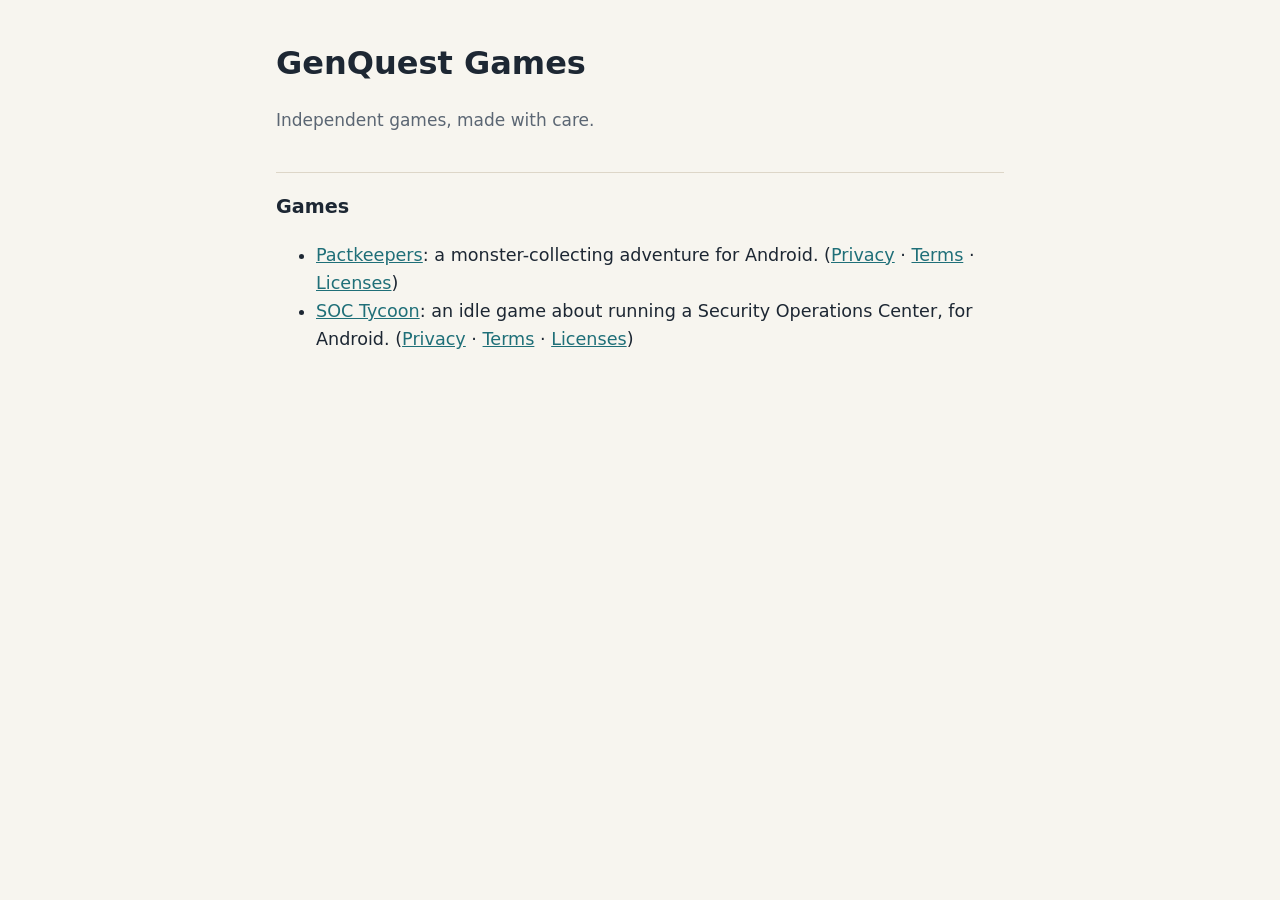
<file: index.html>
<!doctype html>
<html lang="en">
<head>
<meta charset="utf-8">
<meta name="viewport" content="width=device-width, initial-scale=1">
<title>GenQuest Games</title>
<link rel="stylesheet" href="style.css">
</head>
<body>
<main>
<h1>GenQuest Games</h1>
<p class="meta">Independent games, made with care.</p>
<h2>Games</h2>
<ul class="links">
<li><a href="pactkeepers/">Pactkeepers</a>: a monster-collecting adventure for Android.
  (<a href="pactkeepers/privacy.html">Privacy</a> · <a href="pactkeepers/terms.html">Terms</a> ·
  <a href="pactkeepers/licenses.html">Licenses</a>)</li>
<li><a href="soc-tycoon/">SOC Tycoon</a>: an idle game about running a Security Operations Center, for Android.
  (<a href="soc-tycoon/privacy.html">Privacy</a> · <a href="soc-tycoon/terms.html">Terms</a> ·
  <a href="soc-tycoon/licenses.html">Licenses</a>)</li>
</ul>
</main>
</body>
</html>
</file>
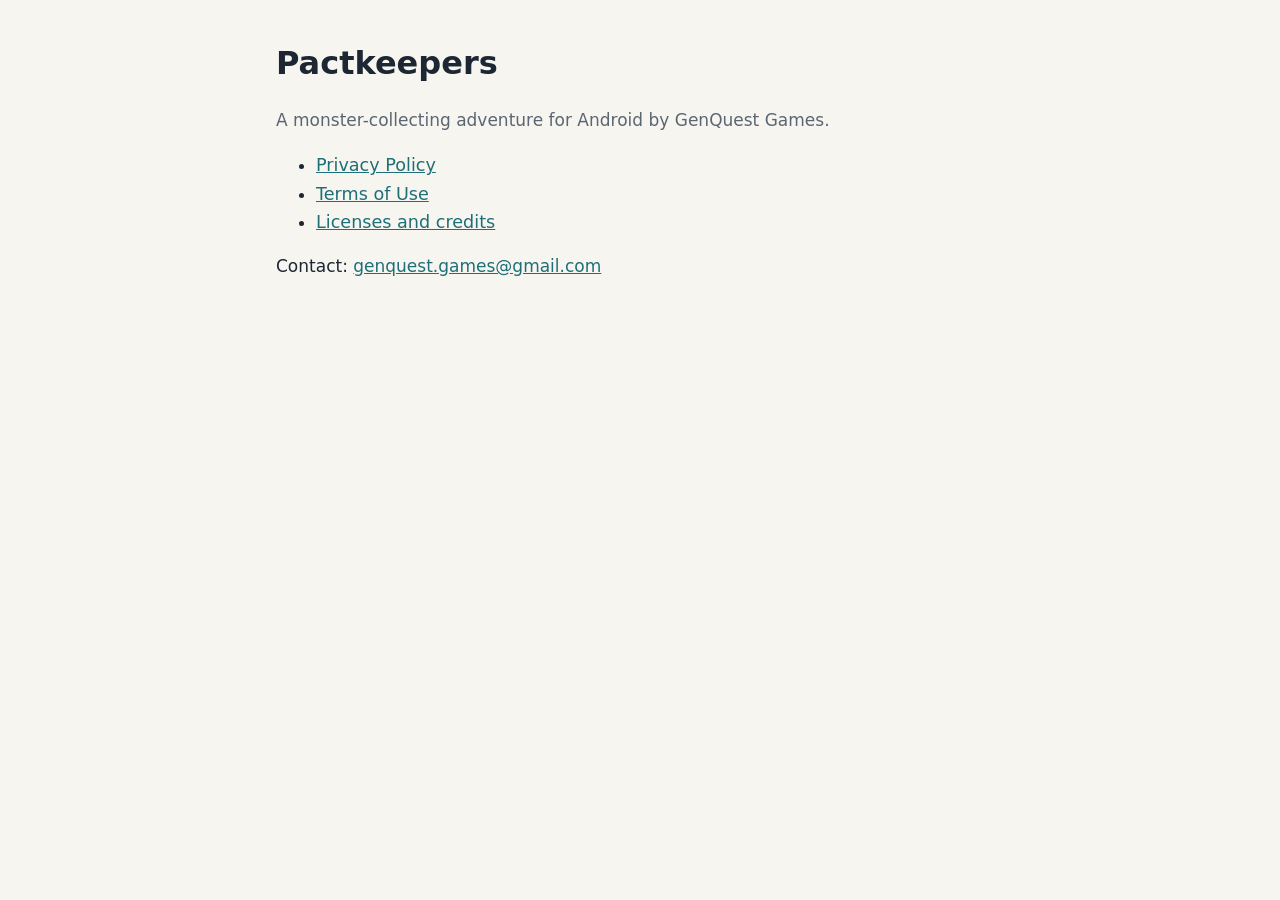
<file: pactkeepers/index.html>
<!doctype html>
<html lang="en">
<head>
<meta charset="utf-8">
<meta name="viewport" content="width=device-width, initial-scale=1">
<title>Pactkeepers</title>
<link rel="stylesheet" href="style.css">
</head>
<body>
<main>
<h1>Pactkeepers</h1>
<p class="meta">A monster-collecting adventure for Android by GenQuest Games.</p>
<ul class="links">
<li><a href="privacy.html">Privacy Policy</a></li>
<li><a href="terms.html">Terms of Use</a></li>
<li><a href="licenses.html">Licenses and credits</a></li>
</ul>
<p>Contact: <a href="mailto:genquest.games@gmail.com">genquest.games@gmail.com</a></p>
</main>
</body>
</html>
</file>
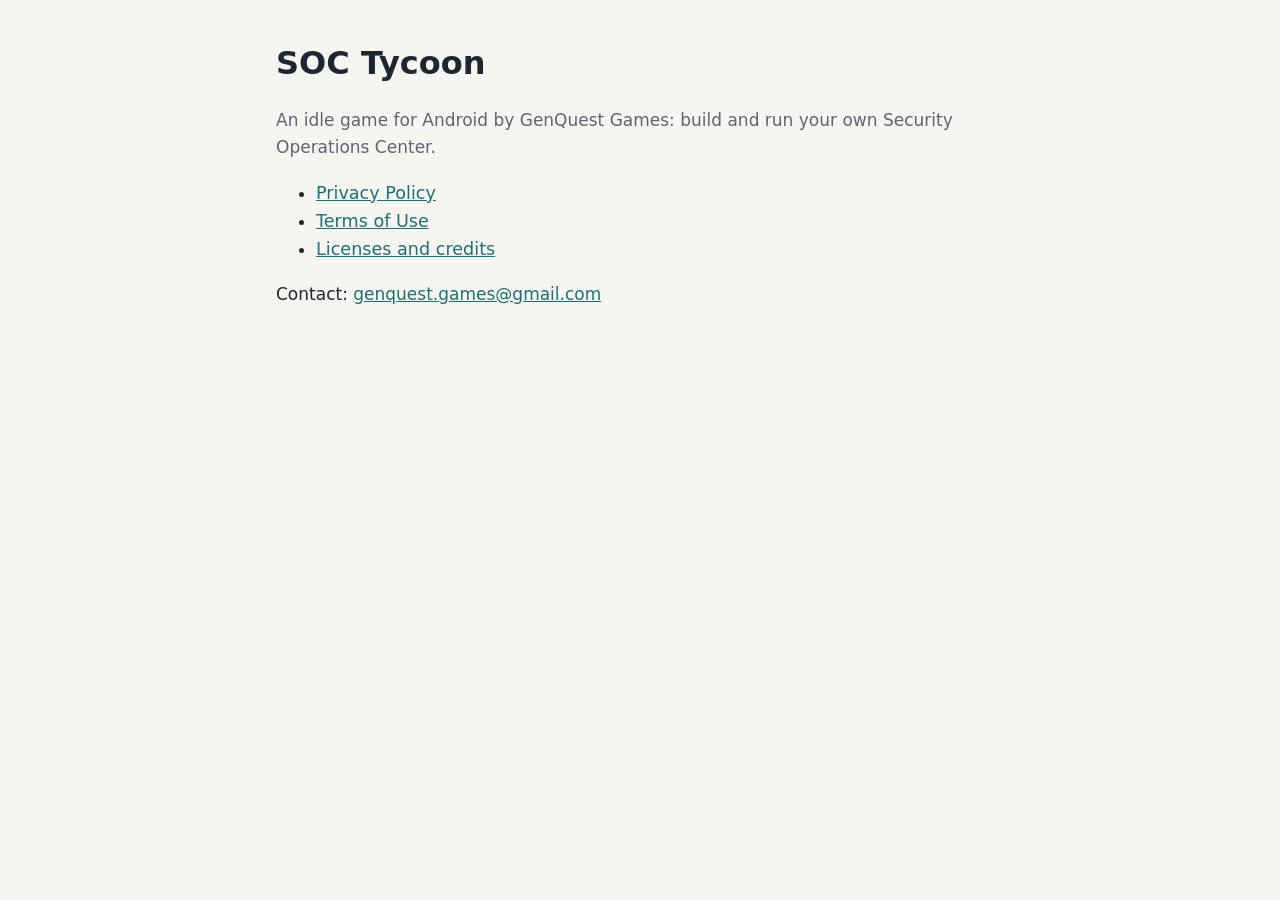
<file: soc-tycoon/index.html>
<!doctype html>
<html lang="en">
<head>
<meta charset="utf-8">
<meta name="viewport" content="width=device-width, initial-scale=1">
<title>SOC Tycoon</title>
<link rel="stylesheet" href="style.css">
</head>
<body>
<main>
<h1>SOC Tycoon</h1>
<p class="meta">An idle game for Android by GenQuest Games: build and run your own Security Operations Center.</p>
<ul class="links">
<li><a href="privacy.html">Privacy Policy</a></li>
<li><a href="terms.html">Terms of Use</a></li>
<li><a href="licenses.html">Licenses and credits</a></li>
</ul>
<p>Contact: <a href="mailto:genquest.games@gmail.com">genquest.games@gmail.com</a></p>
</main>
</body>
</html>
</file>
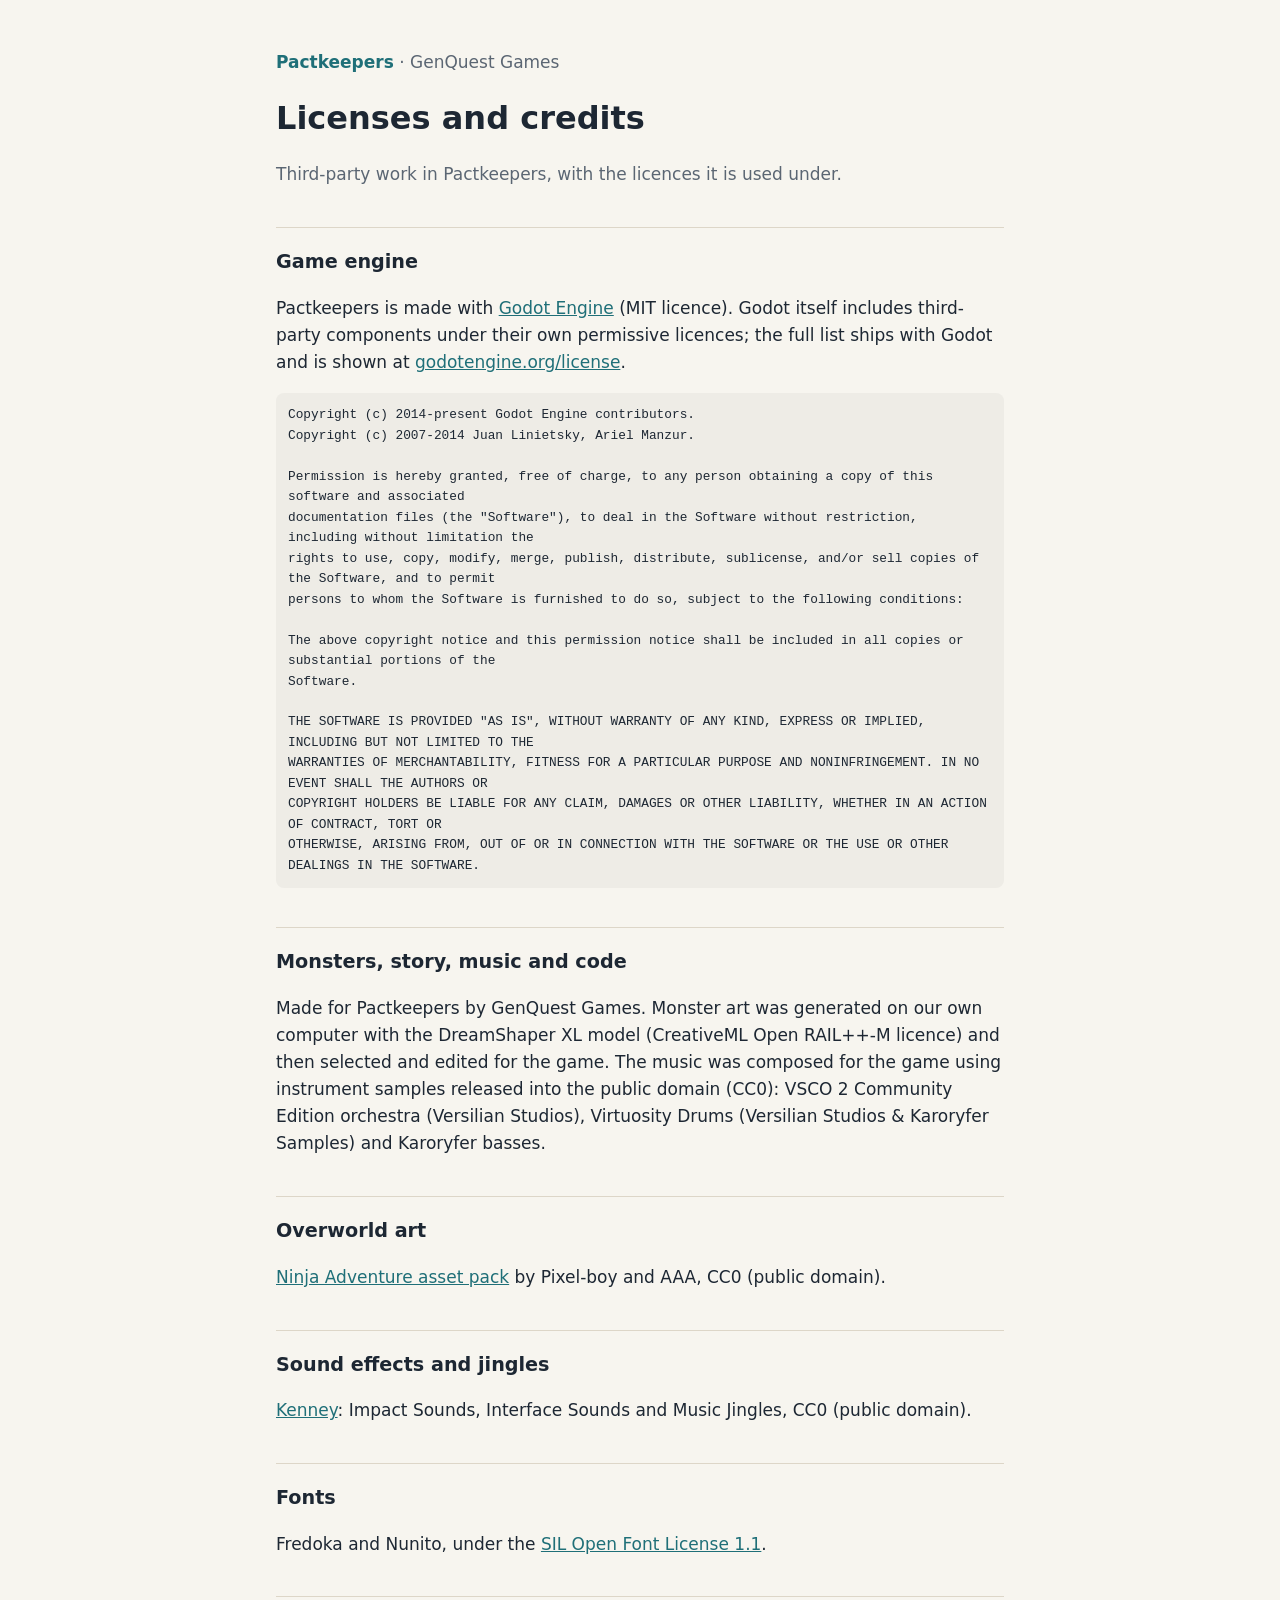
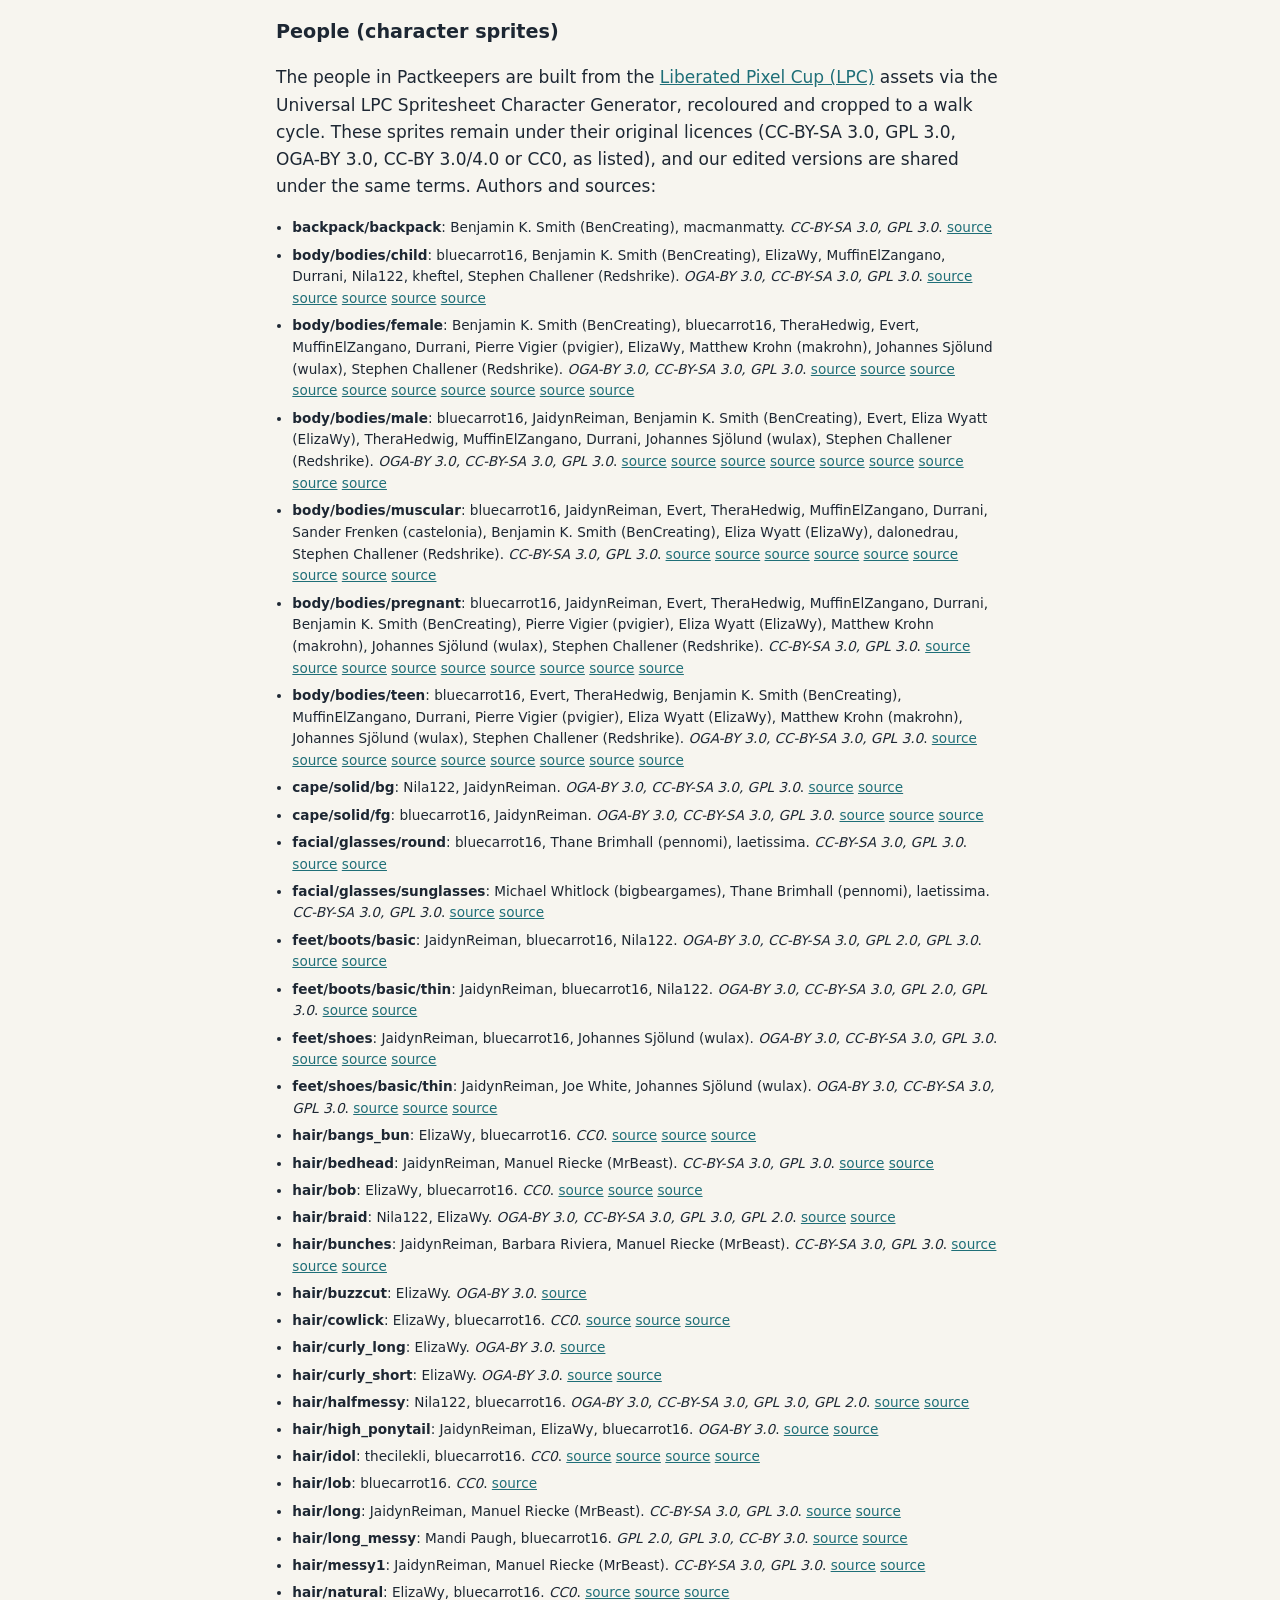
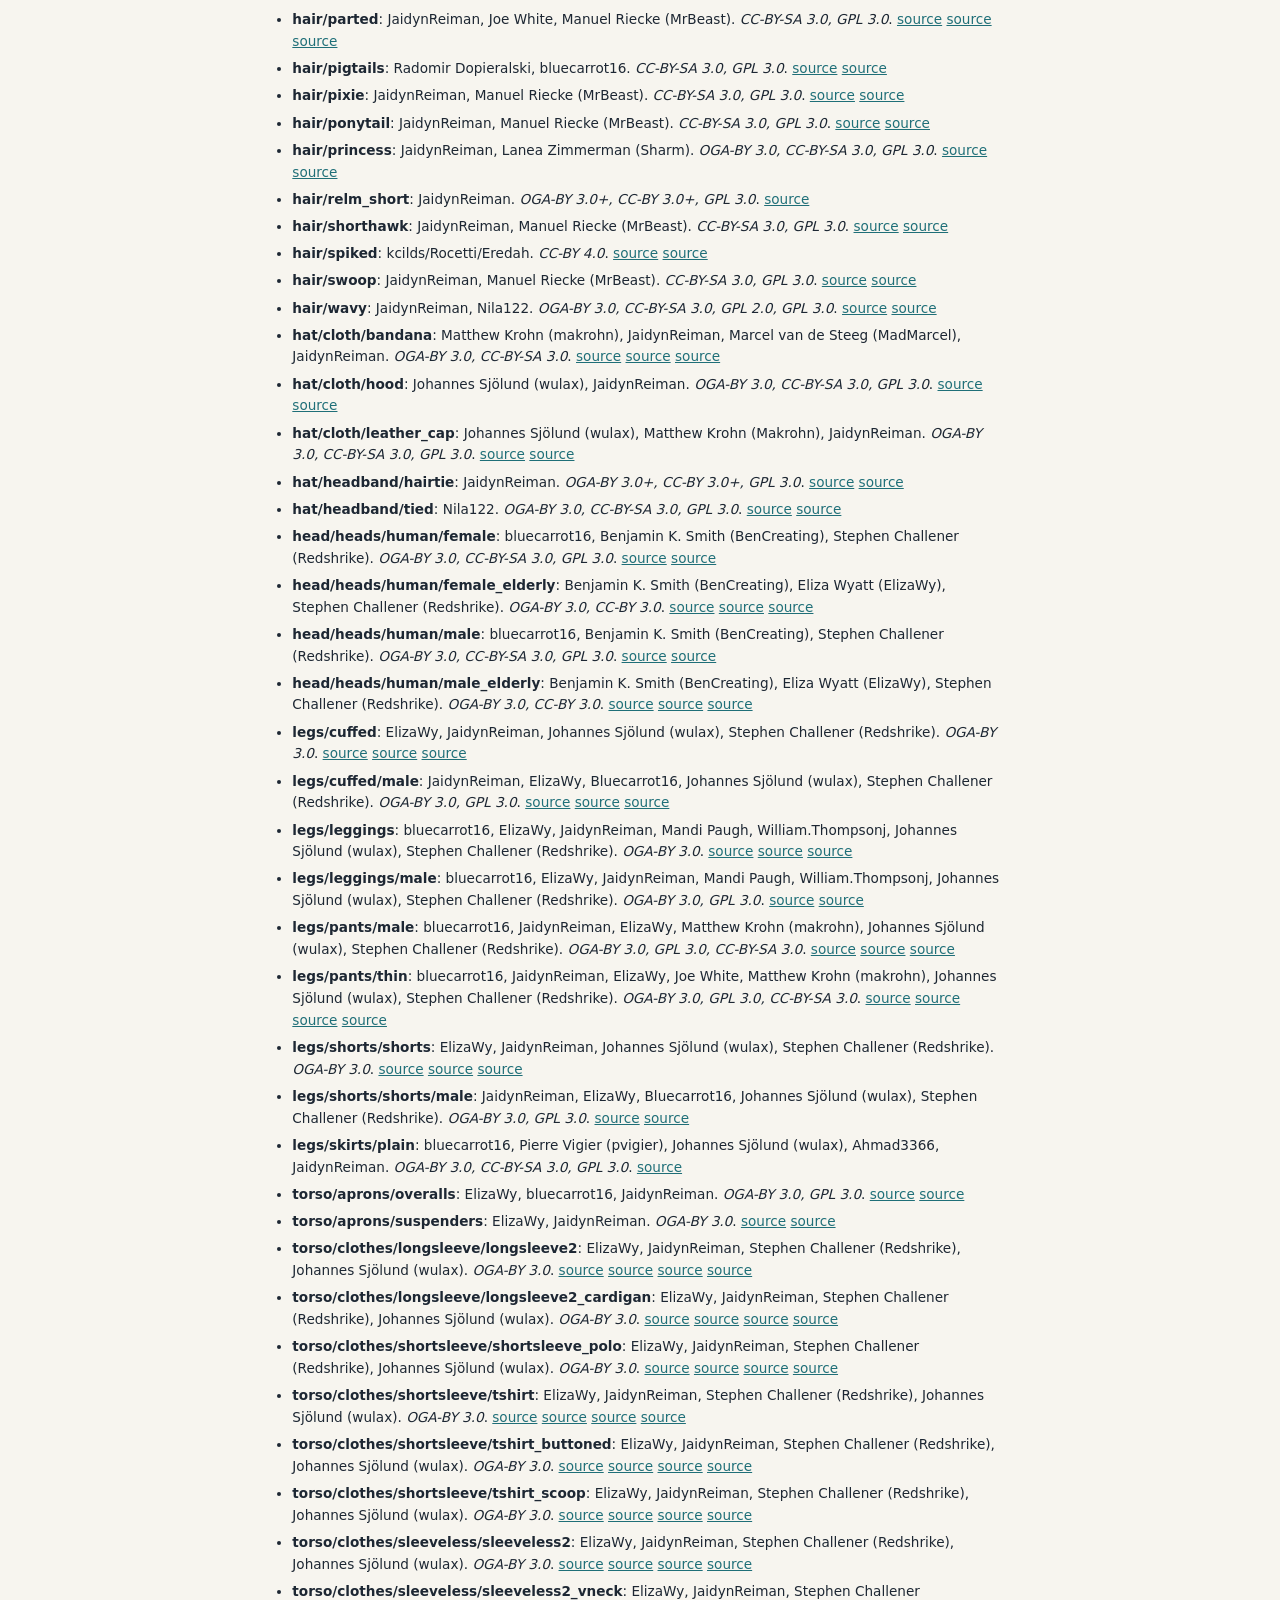
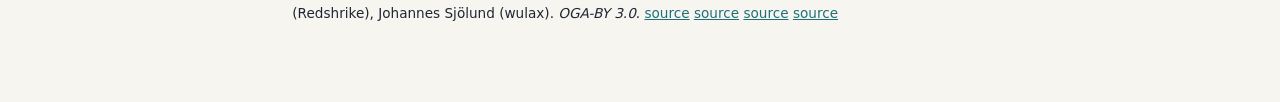
<file: pactkeepers/licenses.html>
<!doctype html>
<html lang="en">
<head>
<meta charset="utf-8">
<meta name="viewport" content="width=device-width, initial-scale=1">
<title>Pactkeepers Licenses</title>
<link rel="stylesheet" href="style.css">
</head>
<body>
<main>
<p class="back"><a href="index.html">Pactkeepers</a> · GenQuest Games</p>
<h1>Licenses and credits</h1>
<p class="meta">Third-party work in Pactkeepers, with the licences it is used under.</p>
<h2>Game engine</h2>
<p>Pactkeepers is made with <a href="https://godotengine.org">Godot Engine</a> (MIT licence). Godot itself includes third-party components under their own permissive licences; the full list ships with Godot and is shown at <a href="https://godotengine.org/license">godotengine.org/license</a>.</p>
<pre>Copyright (c) 2014-present Godot Engine contributors.
Copyright (c) 2007-2014 Juan Linietsky, Ariel Manzur.

Permission is hereby granted, free of charge, to any person obtaining a copy of this software and associated
documentation files (the &quot;Software&quot;), to deal in the Software without restriction, including without limitation the
rights to use, copy, modify, merge, publish, distribute, sublicense, and/or sell copies of the Software, and to permit
persons to whom the Software is furnished to do so, subject to the following conditions:

The above copyright notice and this permission notice shall be included in all copies or substantial portions of the
Software.

THE SOFTWARE IS PROVIDED &quot;AS IS&quot;, WITHOUT WARRANTY OF ANY KIND, EXPRESS OR IMPLIED, INCLUDING BUT NOT LIMITED TO THE
WARRANTIES OF MERCHANTABILITY, FITNESS FOR A PARTICULAR PURPOSE AND NONINFRINGEMENT. IN NO EVENT SHALL THE AUTHORS OR
COPYRIGHT HOLDERS BE LIABLE FOR ANY CLAIM, DAMAGES OR OTHER LIABILITY, WHETHER IN AN ACTION OF CONTRACT, TORT OR
OTHERWISE, ARISING FROM, OUT OF OR IN CONNECTION WITH THE SOFTWARE OR THE USE OR OTHER DEALINGS IN THE SOFTWARE.</pre>
<h2>Monsters, story, music and code</h2>
<p>Made for Pactkeepers by GenQuest Games. Monster art was generated on our own computer with the DreamShaper XL model (CreativeML Open RAIL++-M licence) and then selected and edited for the game. The music was composed for the game using instrument samples released into the public domain (CC0): VSCO 2 Community Edition orchestra (Versilian Studios), Virtuosity Drums (Versilian Studios &amp; Karoryfer Samples) and Karoryfer basses.</p>
<h2>Overworld art</h2>
<p><a href="https://pixel-boy.itch.io/ninja-adventure-asset-pack">Ninja Adventure asset pack</a> by Pixel-boy and AAA, CC0 (public domain).</p>
<h2>Sound effects and jingles</h2>
<p><a href="https://kenney.nl">Kenney</a>: Impact Sounds, Interface Sounds and Music Jingles, CC0 (public domain).</p>
<h2>Fonts</h2>
<p>Fredoka and Nunito, under the <a href="https://openfontlicense.org">SIL Open Font License 1.1</a>.</p>
<h2>People (character sprites)</h2>
<p>The people in Pactkeepers are built from the <a href="https://opengameart.org/content/liberated-pixel-cup-lpc-base-assets-sprites-map-tiles">Liberated Pixel Cup (LPC)</a> assets via the Universal LPC Spritesheet Character Generator, recoloured and cropped to a walk cycle. These sprites remain under their original licences (CC-BY-SA 3.0, GPL 3.0, OGA-BY 3.0, CC-BY 3.0/4.0 or CC0, as listed), and our edited versions are shared under the same terms. Authors and sources:</p>
<ul class="credits">
<li><strong>backpack/backpack</strong>: Benjamin K. Smith (BenCreating), macmanmatty. <em>CC-BY-SA 3.0, GPL 3.0</em>. <a href="https://opengameart.org/content/lpc-backpacks">source</a></li>
<li><strong>body/bodies/child</strong>: bluecarrot16, Benjamin K. Smith (BenCreating), ElizaWy, MuffinElZangano, Durrani, Nila122, kheftel, Stephen Challener (Redshrike). <em>OGA-BY 3.0, CC-BY-SA 3.0, GPL 3.0</em>. <a href="https://opengameart.org/content/liberated-pixel-cup-lpc-base-assets-sprites-map-tiles">source</a> <a href="https://opengameart.org/content/lpc-child-standing-template">source</a> <a href="https://opengameart.org/content/lpc-children-walk-animation">source</a> <a href="https://opengameart.org/content/lpc-male-jumping-animation-by-durrani">source</a> <a href="https://opengameart.org/content/lpc-jump-expanded">source</a></li>
<li><strong>body/bodies/female</strong>: Benjamin K. Smith (BenCreating), bluecarrot16, TheraHedwig, Evert, MuffinElZangano, Durrani, Pierre Vigier (pvigier), ElizaWy, Matthew Krohn (makrohn), Johannes Sjölund (wulax), Stephen Challener (Redshrike). <em>OGA-BY 3.0, CC-BY-SA 3.0, GPL 3.0</em>. <a href="https://opengameart.org/content/liberated-pixel-cup-lpc-base-assets-sprites-map-tiles">source</a> <a href="https://opengameart.org/content/lpc-medieval-fantasy-character-sprites">source</a> <a href="https://opengameart.org/content/lpc-ladies">source</a> <a href="https://opengameart.org/content/lpc-7-womens-shirts">source</a> <a href="https://opengameart.org/content/lpc-jump-expanded">source</a> <a href="https://opengameart.org/content/lpc-be-seated">source</a> <a href="https://opengameart.org/content/lpc-revised-character-basics">source</a> <a href="https://gitlab.com/vagabondgame/lpc-characters">source</a> <a href="https://opengameart.org/content/lpc-male-jumping-animation-by-durrani">source</a> <a href="https://opengameart.org/content/lpc-runcycle-and-diagonal-walkcycle">source</a></li>
<li><strong>body/bodies/male</strong>: bluecarrot16, JaidynReiman, Benjamin K. Smith (BenCreating), Evert, Eliza Wyatt (ElizaWy), TheraHedwig, MuffinElZangano, Durrani, Johannes Sjölund (wulax), Stephen Challener (Redshrike). <em>OGA-BY 3.0, CC-BY-SA 3.0, GPL 3.0</em>. <a href="https://opengameart.org/content/liberated-pixel-cup-lpc-base-assets-sprites-map-tiles">source</a> <a href="https://opengameart.org/content/lpc-medieval-fantasy-character-sprites">source</a> <a href="https://opengameart.org/content/lpc-male-jumping-animation-by-durrani">source</a> <a href="https://opengameart.org/content/lpc-runcycle-and-diagonal-walkcycle">source</a> <a href="https://opengameart.org/content/lpc-revised-character-basics">source</a> <a href="https://opengameart.org/content/lpc-be-seated">source</a> <a href="https://opengameart.org/content/lpc-runcycle-for-male-muscular-and-pregnant-character-bases-with-modular-heads">source</a> <a href="https://opengameart.org/content/lpc-jump-expanded">source</a> <a href="https://opengameart.org/content/lpc-character-bases">source</a></li>
<li><strong>body/bodies/muscular</strong>: bluecarrot16, JaidynReiman, Evert, TheraHedwig, MuffinElZangano, Durrani, Sander Frenken (castelonia), Benjamin K. Smith (BenCreating), Eliza Wyatt (ElizaWy), dalonedrau, Stephen Challener (Redshrike). <em>CC-BY-SA 3.0, GPL 3.0</em>. <a href="https://opengameart.org/content/liberated-pixel-cup-lpc-base-assets-sprites-map-tiles">source</a> <a href="https://opengameart.org/content/lpc-barbarian-sprite-base">source</a> <a href="https://opengameart.org/content/lpc-muscular-swing-animation">source</a> <a href="https://opengameart.org/content/lpc-muscular-hurt-animation">source</a> <a href="https://opengameart.org/content/lpc-jump-expanded">source</a> <a href="https://opengameart.org/content/lpc-revised-character-basics">source</a> <a href="https://opengameart.org/content/lpc-be-seated">source</a> <a href="https://opengameart.org/content/lpc-character-bases">source</a> <a href="https://opengameart.org/content/lpc-male-jumping-animation-by-durrani">source</a></li>
<li><strong>body/bodies/pregnant</strong>: bluecarrot16, JaidynReiman, Evert, TheraHedwig, MuffinElZangano, Durrani, Benjamin K. Smith (BenCreating), Pierre Vigier (pvigier), Eliza Wyatt (ElizaWy), Matthew Krohn (makrohn), Johannes Sjölund (wulax), Stephen Challener (Redshrike). <em>CC-BY-SA 3.0, GPL 3.0</em>. <a href="https://opengameart.org/content/liberated-pixel-cup-lpc-base-assets-sprites-map-tiles">source</a> <a href="https://opengameart.org/content/lpc-medieval-fantasy-character-sprites">source</a> <a href="https://opengameart.org/content/lpc-ladies">source</a> <a href="https://opengameart.org/content/lpc-pregnancy-bases-maternity-wear">source</a> <a href="https://opengameart.org/content/lpc-7-womens-shirts">source</a> <a href="https://opengameart.org/content/lpc-jump-expanded">source</a> <a href="https://gitlab.com/vagabondgame/lpc-characters">source</a> <a href="https://opengameart.org/content/lpc-male-jumping-animation-by-durrani">source</a> <a href="https://opengameart.org/content/lpc-runcycle-and-diagonal-walkcycle">source</a></li>
<li><strong>body/bodies/teen</strong>: bluecarrot16, Evert, TheraHedwig, Benjamin K. Smith (BenCreating), MuffinElZangano, Durrani, Pierre Vigier (pvigier), Eliza Wyatt (ElizaWy), Matthew Krohn (makrohn), Johannes Sjölund (wulax), Stephen Challener (Redshrike). <em>OGA-BY 3.0, CC-BY-SA 3.0, GPL 3.0</em>. <a href="https://opengameart.org/content/liberated-pixel-cup-lpc-base-assets-sprites-map-tiles">source</a> <a href="https://opengameart.org/content/lpc-medieval-fantasy-character-sprites">source</a> <a href="https://opengameart.org/content/lpc-ladies">source</a> <a href="https://opengameart.org/content/lpc-teen-unisex-base-clothes">source</a> <a href="https://opengameart.org/content/lpc-jump-expanded">source</a> <a href="https://opengameart.org/content/lpc-revised-character-basics">source</a> <a href="https://opengameart.org/content/lpc-be-seated">source</a> <a href="https://gitlab.com/vagabondgame/lpc-characters">source</a> <a href="https://opengameart.org/content/lpc-male-jumping-animation-by-durrani">source</a></li>
<li><strong>cape/solid/bg</strong>: Nila122, JaidynReiman. <em>OGA-BY 3.0, CC-BY-SA 3.0, GPL 3.0</em>. <a href="https://opengameart.org/content/lpc-curly-hair-elven-ears-white-cape-with-blue-trim-and-more">source</a> <a href="https://opengameart.org/content/lpc-roman-armor">source</a></li>
<li><strong>cape/solid/fg</strong>: bluecarrot16, JaidynReiman. <em>OGA-BY 3.0, CC-BY-SA 3.0, GPL 3.0</em>. <a href="https://opengameart.org/content/lpc-curly-hair-elven-ears-white-cape-with-blue-trim-and-more">source</a> <a href="https://opengameart.org/content/lpc-roman-armor">source</a> <a href="http://opengameart.org/content/lpc-clothing-updates">source</a></li>
<li><strong>facial/glasses/round</strong>: bluecarrot16, Thane Brimhall (pennomi), laetissima. <em>CC-BY-SA 3.0, GPL 3.0</em>. <a href="https://opengameart.org/content/clothing-facial-features-and-ui-elements">source</a> <a href="https://opengameart.org/content/lpc-gentleman">source</a></li>
<li><strong>facial/glasses/sunglasses</strong>: Michael Whitlock (bigbeargames), Thane Brimhall (pennomi), laetissima. <em>CC-BY-SA 3.0, GPL 3.0</em>. <a href="https://opengameart.org/content/lpc-base-character-expressions">source</a> <a href="https://opengameart.org/content/lpc-expanded-hats-facial-helmets">source</a></li>
<li><strong>feet/boots/basic</strong>: JaidynReiman, bluecarrot16, Nila122. <em>OGA-BY 3.0, CC-BY-SA 3.0, GPL 2.0, GPL 3.0</em>. <a href="https://opengameart.org/content/lpc-clothes-and-hair">source</a> <a href="https://opengameart.org/content/lpc-expanded-socks-shoes">source</a></li>
<li><strong>feet/boots/basic/thin</strong>: JaidynReiman, bluecarrot16, Nila122. <em>OGA-BY 3.0, CC-BY-SA 3.0, GPL 2.0, GPL 3.0</em>. <a href="https://opengameart.org/content/lpc-clothes-and-hair">source</a> <a href="https://opengameart.org/content/lpc-expanded-socks-shoes">source</a></li>
<li><strong>feet/shoes</strong>: JaidynReiman, bluecarrot16, Johannes Sjölund (wulax). <em>OGA-BY 3.0, CC-BY-SA 3.0, GPL 3.0</em>. <a href="https://opengameart.org/content/lpc-medieval-fantasy-character-sprites">source</a> <a href="http://opengameart.org/content/lpc-clothing-updates">source</a> <a href="https://opengameart.org/content/lpc-expanded-socks-shoes">source</a></li>
<li><strong>feet/shoes/basic/thin</strong>: JaidynReiman, Joe White, Johannes Sjölund (wulax). <em>OGA-BY 3.0, CC-BY-SA 3.0, GPL 3.0</em>. <a href="https://opengameart.org/content/lpc-medieval-fantasy-character-sprites">source</a> <a href="http://opengameart.org/content/lpc-clothing-updates">source</a> <a href="https://opengameart.org/content/lpc-expanded-socks-shoes">source</a></li>
<li><strong>hair/bangs_bun</strong>: ElizaWy, bluecarrot16. <em>CC0</em>. <a href="https://opengameart.org/content/lpc-hair">source</a> <a href="https://github.com/ElizaWy/LPC/blob/main/Characters/Hair">source</a> <a href="https://opengameart.org/content/lpc-expanded-sit-run-jump-more">source</a></li>
<li><strong>hair/bedhead</strong>: JaidynReiman, Manuel Riecke (MrBeast). <em>CC-BY-SA 3.0, GPL 3.0</em>. <a href="https://opengameart.org/content/liberated-pixel-cup-lpc-base-assets-sprites-map-tiles">source</a> <a href="https://opengameart.org/content/lpc-expanded-hair">source</a></li>
<li><strong>hair/bob</strong>: ElizaWy, bluecarrot16. <em>CC0</em>. <a href="https://opengameart.org/content/lpc-hair">source</a> <a href="https://github.com/ElizaWy/LPC/blob/main/Characters/Hair">source</a> <a href="https://opengameart.org/content/lpc-expanded-sit-run-jump-more">source</a></li>
<li><strong>hair/braid</strong>: Nila122, ElizaWy. <em>OGA-BY 3.0, CC-BY-SA 3.0, GPL 3.0, GPL 2.0</em>. <a href="https://opengameart.org/content/3-hairs-for-lpc">source</a> <a href="https://opengameart.org/content/lpc-hair">source</a></li>
<li><strong>hair/bunches</strong>: JaidynReiman, Barbara Riviera, Manuel Riecke (MrBeast). <em>CC-BY-SA 3.0, GPL 3.0</em>. <a href="https://opengameart.org/content/liberated-pixel-cup-lpc-base-assets-sprites-map-tiles">source</a> <a href="https://opengameart.org/content/concept-art-for-lpc-entry">source</a> <a href="https://opengameart.org/content/lpc-expanded-hair">source</a></li>
<li><strong>hair/buzzcut</strong>: ElizaWy. <em>OGA-BY 3.0</em>. <a href="https://opengameart.org/content/lpc-hair">source</a></li>
<li><strong>hair/cowlick</strong>: ElizaWy, bluecarrot16. <em>CC0</em>. <a href="https://opengameart.org/content/lpc-hair">source</a> <a href="https://github.com/ElizaWy/LPC/blob/main/Characters/Hair">source</a> <a href="https://opengameart.org/content/lpc-expanded-sit-run-jump-more">source</a></li>
<li><strong>hair/curly_long</strong>: ElizaWy. <em>OGA-BY 3.0</em>. <a href="https://opengameart.org/content/lpc-hair">source</a></li>
<li><strong>hair/curly_short</strong>: ElizaWy. <em>OGA-BY 3.0</em>. <a href="https://opengameart.org/content/lpc-hair">source</a> <a href="https://opengameart.org/content/lpc-expanded-sit-run-jump-more">source</a></li>
<li><strong>hair/halfmessy</strong>: Nila122, bluecarrot16. <em>OGA-BY 3.0, CC-BY-SA 3.0, GPL 3.0, GPL 2.0</em>. <a href="https://opengameart.org/content/more-lpc-clothes-and-hair">source</a> <a href="https://opengameart.org/content/lpc-hair">source</a></li>
<li><strong>hair/high_ponytail</strong>: JaidynReiman, ElizaWy, bluecarrot16. <em>OGA-BY 3.0</em>. <a href="https://opengameart.org/content/lpc-hair">source</a> <a href="https://opengameart.org/content/lpc-expanded-hair">source</a></li>
<li><strong>hair/idol</strong>: thecilekli, bluecarrot16. <em>CC0</em>. <a href="https://opengameart.org/content/lpc-korean-idol-hairstyle-male-with-12-colors">source</a> <a href="https://opengameart.org/content/lpc-hair">source</a> <a href="https://github.com/ElizaWy/LPC/tree/main/Characters/Hair">source</a> <a href="https://opengameart.org/content/lpc-expanded-sit-run-jump-more">source</a></li>
<li><strong>hair/lob</strong>: bluecarrot16. <em>CC0</em>. <a href="https://opengameart.org/content/lpc-hair">source</a></li>
<li><strong>hair/long</strong>: JaidynReiman, Manuel Riecke (MrBeast). <em>CC-BY-SA 3.0, GPL 3.0</em>. <a href="https://opengameart.org/content/liberated-pixel-cup-lpc-base-assets-sprites-map-tiles">source</a> <a href="https://opengameart.org/content/lpc-expanded-hair">source</a></li>
<li><strong>hair/long_messy</strong>: Mandi Paugh, bluecarrot16. <em>GPL 2.0, GPL 3.0, CC-BY 3.0</em>. <a href="https://opengameart.org/content/puck-overland">source</a> <a href="https://opengameart.org/content/lpc-hair">source</a></li>
<li><strong>hair/messy1</strong>: JaidynReiman, Manuel Riecke (MrBeast). <em>CC-BY-SA 3.0, GPL 3.0</em>. <a href="https://opengameart.org/content/liberated-pixel-cup-lpc-base-assets-sprites-map-tiles">source</a> <a href="https://opengameart.org/content/lpc-expanded-hair">source</a></li>
<li><strong>hair/natural</strong>: ElizaWy, bluecarrot16. <em>CC0</em>. <a href="https://opengameart.org/content/lpc-hair">source</a> <a href="https://github.com/ElizaWy/LPC/blob/main/Characters/Hair">source</a> <a href="https://opengameart.org/content/lpc-expanded-sit-run-jump-more">source</a></li>
<li><strong>hair/parted</strong>: JaidynReiman, Joe White, Manuel Riecke (MrBeast). <em>CC-BY-SA 3.0, GPL 3.0</em>. <a href="https://opengameart.org/content/liberated-pixel-cup-lpc-base-assets-sprites-map-tiles">source</a> <a href="https://github.com/jrconway3/Universal-LPC-spritesheet/commit/46ddcf05a0e43e7aa6ffd47d350eef0eb529ac24">source</a> <a href="https://opengameart.org/content/lpc-expanded-hair">source</a></li>
<li><strong>hair/pigtails</strong>: Radomir Dopieralski, bluecarrot16. <em>CC-BY-SA 3.0, GPL 3.0</em>. <a href="https://opengameart.org/content/one-more-lpc-alternate-character">source</a> <a href="https://opengameart.org/content/lpc-hair">source</a></li>
<li><strong>hair/pixie</strong>: JaidynReiman, Manuel Riecke (MrBeast). <em>CC-BY-SA 3.0, GPL 3.0</em>. <a href="https://opengameart.org/content/liberated-pixel-cup-lpc-base-assets-sprites-map-tiles">source</a> <a href="https://opengameart.org/content/lpc-expanded-hair">source</a></li>
<li><strong>hair/ponytail</strong>: JaidynReiman, Manuel Riecke (MrBeast). <em>CC-BY-SA 3.0, GPL 3.0</em>. <a href="https://opengameart.org/content/liberated-pixel-cup-lpc-base-assets-sprites-map-tiles">source</a> <a href="https://opengameart.org/content/lpc-expanded-hair">source</a></li>
<li><strong>hair/princess</strong>: JaidynReiman, Lanea Zimmerman (Sharm). <em>OGA-BY 3.0, CC-BY-SA 3.0, GPL 3.0</em>. <a href="https://opengameart.org/content/liberated-pixel-cup-lpc-base-assets-sprites-map-tiles">source</a> <a href="https://opengameart.org/content/lpc-expanded-hair">source</a></li>
<li><strong>hair/relm_short</strong>: JaidynReiman. <em>OGA-BY 3.0+, CC-BY 3.0+, GPL 3.0</em>. <a href="https://opengameart.org/content/lpc-relm-hair-xlong-ponytail">source</a></li>
<li><strong>hair/shorthawk</strong>: JaidynReiman, Manuel Riecke (MrBeast). <em>CC-BY-SA 3.0, GPL 3.0</em>. <a href="https://opengameart.org/content/liberated-pixel-cup-lpc-base-assets-sprites-map-tiles">source</a> <a href="https://opengameart.org/content/lpc-expanded-hair">source</a></li>
<li><strong>hair/spiked</strong>: kcilds/Rocetti/Eredah. <em>CC-BY 4.0</em>. <a href="https://opengameart.org/content/eredah-rpg-character-base-48x64-ongoing">source</a> <a href="https://opengameart.org/content/lpc-hair">source</a></li>
<li><strong>hair/swoop</strong>: JaidynReiman, Manuel Riecke (MrBeast). <em>CC-BY-SA 3.0, GPL 3.0</em>. <a href="https://opengameart.org/content/liberated-pixel-cup-lpc-base-assets-sprites-map-tiles">source</a> <a href="https://opengameart.org/content/lpc-expanded-hair">source</a></li>
<li><strong>hair/wavy</strong>: JaidynReiman, Nila122. <em>OGA-BY 3.0, CC-BY-SA 3.0, GPL 2.0, GPL 3.0</em>. <a href="https://opengameart.org/content/3-hairs-for-lpc">source</a> <a href="https://opengameart.org/content/lpc-expanded-hair">source</a></li>
<li><strong>hat/cloth/bandana</strong>: Matthew Krohn (makrohn), JaidynReiman, Marcel van de Steeg (MadMarcel), JaidynReiman. <em>OGA-BY 3.0, CC-BY-SA 3.0</em>. <a href="https://opengameart.org/content/lpc-female-orcogregoblintroll-base-walkcycle">source</a> <a href="https://github.com/makrohn/Universal-LPC-spritesheet/commit/f50007cb47c235d8896cafae7a613f0b6a9a09a8?short_path=02b86d4#diff-02b86d45789a3e3e8e79519c7d17d15c9e6ecc9b4ddecb1bcd8dfbbaef430b75">source</a> <a href="https://opengameart.org/content/lpc-expanded-hats-facial-helmets">source</a></li>
<li><strong>hat/cloth/hood</strong>: Johannes Sjölund (wulax), JaidynReiman. <em>OGA-BY 3.0, CC-BY-SA 3.0, GPL 3.0</em>. <a href="https://opengameart.org/content/lpc-medieval-fantasy-character-sprites">source</a> <a href="https://opengameart.org/content/lpc-expanded-hats-facial-helmets">source</a></li>
<li><strong>hat/cloth/leather_cap</strong>: Johannes Sjölund (wulax), Matthew Krohn (Makrohn), JaidynReiman. <em>OGA-BY 3.0, CC-BY-SA 3.0, GPL 3.0</em>. <a href="https://opengameart.org/content/lpc-medieval-fantasy-character-sprites">source</a> <a href="https://opengameart.org/content/lpc-expanded-hats-facial-helmets">source</a></li>
<li><strong>hat/headband/hairtie</strong>: JaidynReiman. <em>OGA-BY 3.0+, CC-BY 3.0+, GPL 3.0</em>. <a href="https://opengameart.org/content/lpc-relm-hair-xlong-ponytail">source</a> <a href="https://opengameart.org/content/lpc-expanded-hats-facial-helmets">source</a></li>
<li><strong>hat/headband/tied</strong>: Nila122. <em>OGA-BY 3.0, CC-BY-SA 3.0, GPL 3.0</em>. <a href="https://opengameart.org/content/lpc-lizard-headgear">source</a> <a href="https://opengameart.org/content/lpc-expanded-hats-facial-helmets">source</a></li>
<li><strong>head/heads/human/female</strong>: bluecarrot16, Benjamin K. Smith (BenCreating), Stephen Challener (Redshrike). <em>OGA-BY 3.0, CC-BY-SA 3.0, GPL 3.0</em>. <a href="https://opengameart.org/content/">source</a> <a href="https://opengameart.org/content/lpc-character-bases">source</a></li>
<li><strong>head/heads/human/female_elderly</strong>: Benjamin K. Smith (BenCreating), Eliza Wyatt (ElizaWy), Stephen Challener (Redshrike). <em>OGA-BY 3.0, CC-BY 3.0</em>. <a href="https://opengameart.org/content/liberated-pixel-cup-lpc-base-assets-sprites-map-tiles">source</a> <a href="https://opengameart.org/content/lpc-revised-elders">source</a> <a href="https://opengameart.org/content/lpc-character-bases">source</a></li>
<li><strong>head/heads/human/male</strong>: bluecarrot16, Benjamin K. Smith (BenCreating), Stephen Challener (Redshrike). <em>OGA-BY 3.0, CC-BY-SA 3.0, GPL 3.0</em>. <a href="https://opengameart.org/content/liberated-pixel-cup-lpc-base-assets-sprites-map-tiles">source</a> <a href="https://opengameart.org/content/lpc-character-bases">source</a></li>
<li><strong>head/heads/human/male_elderly</strong>: Benjamin K. Smith (BenCreating), Eliza Wyatt (ElizaWy), Stephen Challener (Redshrike). <em>OGA-BY 3.0, CC-BY 3.0</em>. <a href="https://opengameart.org/content/liberated-pixel-cup-lpc-base-assets-sprites-map-tiles">source</a> <a href="https://opengameart.org/content/lpc-revised-elders">source</a> <a href="https://opengameart.org/content/lpc-character-bases">source</a></li>
<li><strong>legs/cuffed</strong>: ElizaWy, JaidynReiman, Johannes Sjölund (wulax), Stephen Challener (Redshrike). <em>OGA-BY 3.0</em>. <a href="https://github.com/ElizaWy/LPC/tree/main/Characters/Clothing">source</a> <a href="https://opengameart.org/content/lpc-expanded-sit-run-jump-more">source</a> <a href="https://opengameart.org/content/lpc-expanded-pants">source</a></li>
<li><strong>legs/cuffed/male</strong>: JaidynReiman, ElizaWy, Bluecarrot16, Johannes Sjölund (wulax), Stephen Challener (Redshrike). <em>OGA-BY 3.0, GPL 3.0</em>. <a href="https://github.com/ElizaWy/LPC/tree/main/Characters/Clothing">source</a> <a href="https://opengameart.org/content/lpc-expanded-sit-run-jump-more">source</a> <a href="https://opengameart.org/content/lpc-expanded-pants">source</a></li>
<li><strong>legs/leggings</strong>: bluecarrot16, ElizaWy, JaidynReiman, Mandi Paugh, William.Thompsonj, Johannes Sjölund (wulax), Stephen Challener (Redshrike). <em>OGA-BY 3.0</em>. <a href="http://opengameart.org/content/sara-wizard">source</a> <a href="https://opengameart.org/content/lpc-sara">source</a> <a href="https://opengameart.org/content/lpc-expanded-pants">source</a></li>
<li><strong>legs/leggings/male</strong>: bluecarrot16, ElizaWy, JaidynReiman, Mandi Paugh, William.Thompsonj, Johannes Sjölund (wulax), Stephen Challener (Redshrike). <em>OGA-BY 3.0, GPL 3.0</em>. <a href="https://github.com/ElizaWy/LPC/tree/main/Characters/Clothing">source</a> <a href="https://opengameart.org/content/lpc-expanded-pants">source</a></li>
<li><strong>legs/pants/male</strong>: bluecarrot16, JaidynReiman, ElizaWy, Matthew Krohn (makrohn), Johannes Sjölund (wulax), Stephen Challener (Redshrike). <em>OGA-BY 3.0, GPL 3.0, CC-BY-SA 3.0</em>. <a href="https://opengameart.org/content/liberated-pixel-cup-lpc-base-assets-sprites-map-tiles">source</a> <a href="https://opengameart.org/content/lpc-medieval-fantasy-character-sprites">source</a> <a href="https://opengameart.org/content/lpc-expanded-pants">source</a></li>
<li><strong>legs/pants/thin</strong>: bluecarrot16, JaidynReiman, ElizaWy, Joe White, Matthew Krohn (makrohn), Johannes Sjölund (wulax), Stephen Challener (Redshrike). <em>OGA-BY 3.0, GPL 3.0, CC-BY-SA 3.0</em>. <a href="https://opengameart.org/content/liberated-pixel-cup-lpc-base-assets-sprites-map-tiles">source</a> <a href="https://opengameart.org/content/lpc-medieval-fantasy-character-sprites">source</a> <a href="http://opengameart.org/content/lpc-clothing-updates">source</a> <a href="https://opengameart.org/content/lpc-expanded-pants">source</a></li>
<li><strong>legs/shorts/shorts</strong>: ElizaWy, JaidynReiman, Johannes Sjölund (wulax), Stephen Challener (Redshrike). <em>OGA-BY 3.0</em>. <a href="https://github.com/ElizaWy/LPC/tree/main/Characters/Clothing">source</a> <a href="https://opengameart.org/content/lpc-expanded-sit-run-jump-more">source</a> <a href="https://opengameart.org/content/lpc-expanded-pants">source</a></li>
<li><strong>legs/shorts/shorts/male</strong>: JaidynReiman, ElizaWy, Bluecarrot16, Johannes Sjölund (wulax), Stephen Challener (Redshrike). <em>OGA-BY 3.0, GPL 3.0</em>. <a href="https://github.com/ElizaWy/LPC/tree/main/Characters/Clothing">source</a> <a href="https://opengameart.org/content/lpc-expanded-pants">source</a></li>
<li><strong>legs/skirts/plain</strong>: bluecarrot16, Pierre Vigier (pvigier), Johannes Sjölund (wulax), Ahmad3366, JaidynReiman. <em>OGA-BY 3.0, CC-BY-SA 3.0, GPL 3.0</em>. <a href="https://opengameart.org/content/lpc-medieval-fantasy-character-sprites">source</a></li>
<li><strong>torso/aprons/overalls</strong>: ElizaWy, bluecarrot16, JaidynReiman. <em>OGA-BY 3.0, GPL 3.0</em>. <a href="https://opengameart.org/content/lpc-revised-character-basics">source</a> <a href="http://opengameart.org/content/lpc-clothing-updates">source</a></li>
<li><strong>torso/aprons/suspenders</strong>: ElizaWy, JaidynReiman. <em>OGA-BY 3.0</em>. <a href="https://github.com/ElizaWy/LPC/tree/main/Characters/Clothing">source</a> <a href="https://opengameart.org/content/lpc-expanded-sit-run-jump-more">source</a></li>
<li><strong>torso/clothes/longsleeve/longsleeve2</strong>: ElizaWy, JaidynReiman, Stephen Challener (Redshrike), Johannes Sjölund (wulax). <em>OGA-BY 3.0</em>. <a href="https://opengameart.org/content/lpc-revised-character-basics">source</a> <a href="https://github.com/ElizaWy/LPC/tree/main/Characters/Clothing">source</a> <a href="https://opengameart.org/content/lpc-expanded-sit-run-jump-more">source</a> <a href="https://opengameart.org/content/lpc-expanded-simple-shirts">source</a></li>
<li><strong>torso/clothes/longsleeve/longsleeve2_cardigan</strong>: ElizaWy, JaidynReiman, Stephen Challener (Redshrike), Johannes Sjölund (wulax). <em>OGA-BY 3.0</em>. <a href="http://opengameart.org/content/lpc-revised-character-basics">source</a> <a href="https://github.com/ElizaWy/LPC/tree/main/Characters/Clothing">source</a> <a href="https://opengameart.org/content/lpc-expanded-sit-run-jump-more">source</a> <a href="https://opengameart.org/content/lpc-expanded-simple-shirts">source</a></li>
<li><strong>torso/clothes/shortsleeve/shortsleeve_polo</strong>: ElizaWy, JaidynReiman, Stephen Challener (Redshrike), Johannes Sjölund (wulax). <em>OGA-BY 3.0</em>. <a href="http://opengameart.org/content/lpc-revised-character-basics">source</a> <a href="https://github.com/ElizaWy/LPC/tree/main/Characters/Clothing">source</a> <a href="https://opengameart.org/content/lpc-expanded-sit-run-jump-more">source</a> <a href="https://opengameart.org/content/lpc-expanded-simple-shirts">source</a></li>
<li><strong>torso/clothes/shortsleeve/tshirt</strong>: ElizaWy, JaidynReiman, Stephen Challener (Redshrike), Johannes Sjölund (wulax). <em>OGA-BY 3.0</em>. <a href="https://opengameart.org/content/lpc-revised-character-basics">source</a> <a href="https://github.com/ElizaWy/LPC/tree/main/Characters/Clothing">source</a> <a href="https://opengameart.org/content/lpc-expanded-sit-run-jump-more">source</a> <a href="https://opengameart.org/content/lpc-expanded-simple-shirts">source</a></li>
<li><strong>torso/clothes/shortsleeve/tshirt_buttoned</strong>: ElizaWy, JaidynReiman, Stephen Challener (Redshrike), Johannes Sjölund (wulax). <em>OGA-BY 3.0</em>. <a href="http://opengameart.org/content/lpc-revised-character-basics">source</a> <a href="https://github.com/ElizaWy/LPC/tree/main/Characters/Clothing">source</a> <a href="https://opengameart.org/content/lpc-expanded-sit-run-jump-more">source</a> <a href="https://opengameart.org/content/lpc-expanded-simple-shirts">source</a></li>
<li><strong>torso/clothes/shortsleeve/tshirt_scoop</strong>: ElizaWy, JaidynReiman, Stephen Challener (Redshrike), Johannes Sjölund (wulax). <em>OGA-BY 3.0</em>. <a href="http://opengameart.org/content/lpc-revised-character-basics">source</a> <a href="https://github.com/ElizaWy/LPC/tree/main/Characters/Clothing">source</a> <a href="https://opengameart.org/content/lpc-expanded-sit-run-jump-more">source</a> <a href="https://opengameart.org/content/lpc-expanded-simple-shirts">source</a></li>
<li><strong>torso/clothes/sleeveless/sleeveless2</strong>: ElizaWy, JaidynReiman, Stephen Challener (Redshrike), Johannes Sjölund (wulax). <em>OGA-BY 3.0</em>. <a href="http://opengameart.org/content/lpc-revised-character-basics">source</a> <a href="https://github.com/ElizaWy/LPC/tree/main/Characters/Clothing">source</a> <a href="https://opengameart.org/content/lpc-expanded-sit-run-jump-more">source</a> <a href="https://opengameart.org/content/lpc-expanded-simple-shirts">source</a></li>
<li><strong>torso/clothes/sleeveless/sleeveless2_vneck</strong>: ElizaWy, JaidynReiman, Stephen Challener (Redshrike), Johannes Sjölund (wulax). <em>OGA-BY 3.0</em>. <a href="http://opengameart.org/content/lpc-revised-character-basics">source</a> <a href="https://github.com/ElizaWy/LPC/tree/main/Characters/Clothing">source</a> <a href="https://opengameart.org/content/lpc-expanded-sit-run-jump-more">source</a> <a href="https://opengameart.org/content/lpc-expanded-simple-shirts">source</a></li>
</ul>
</main>
</body>
</html>
</file>
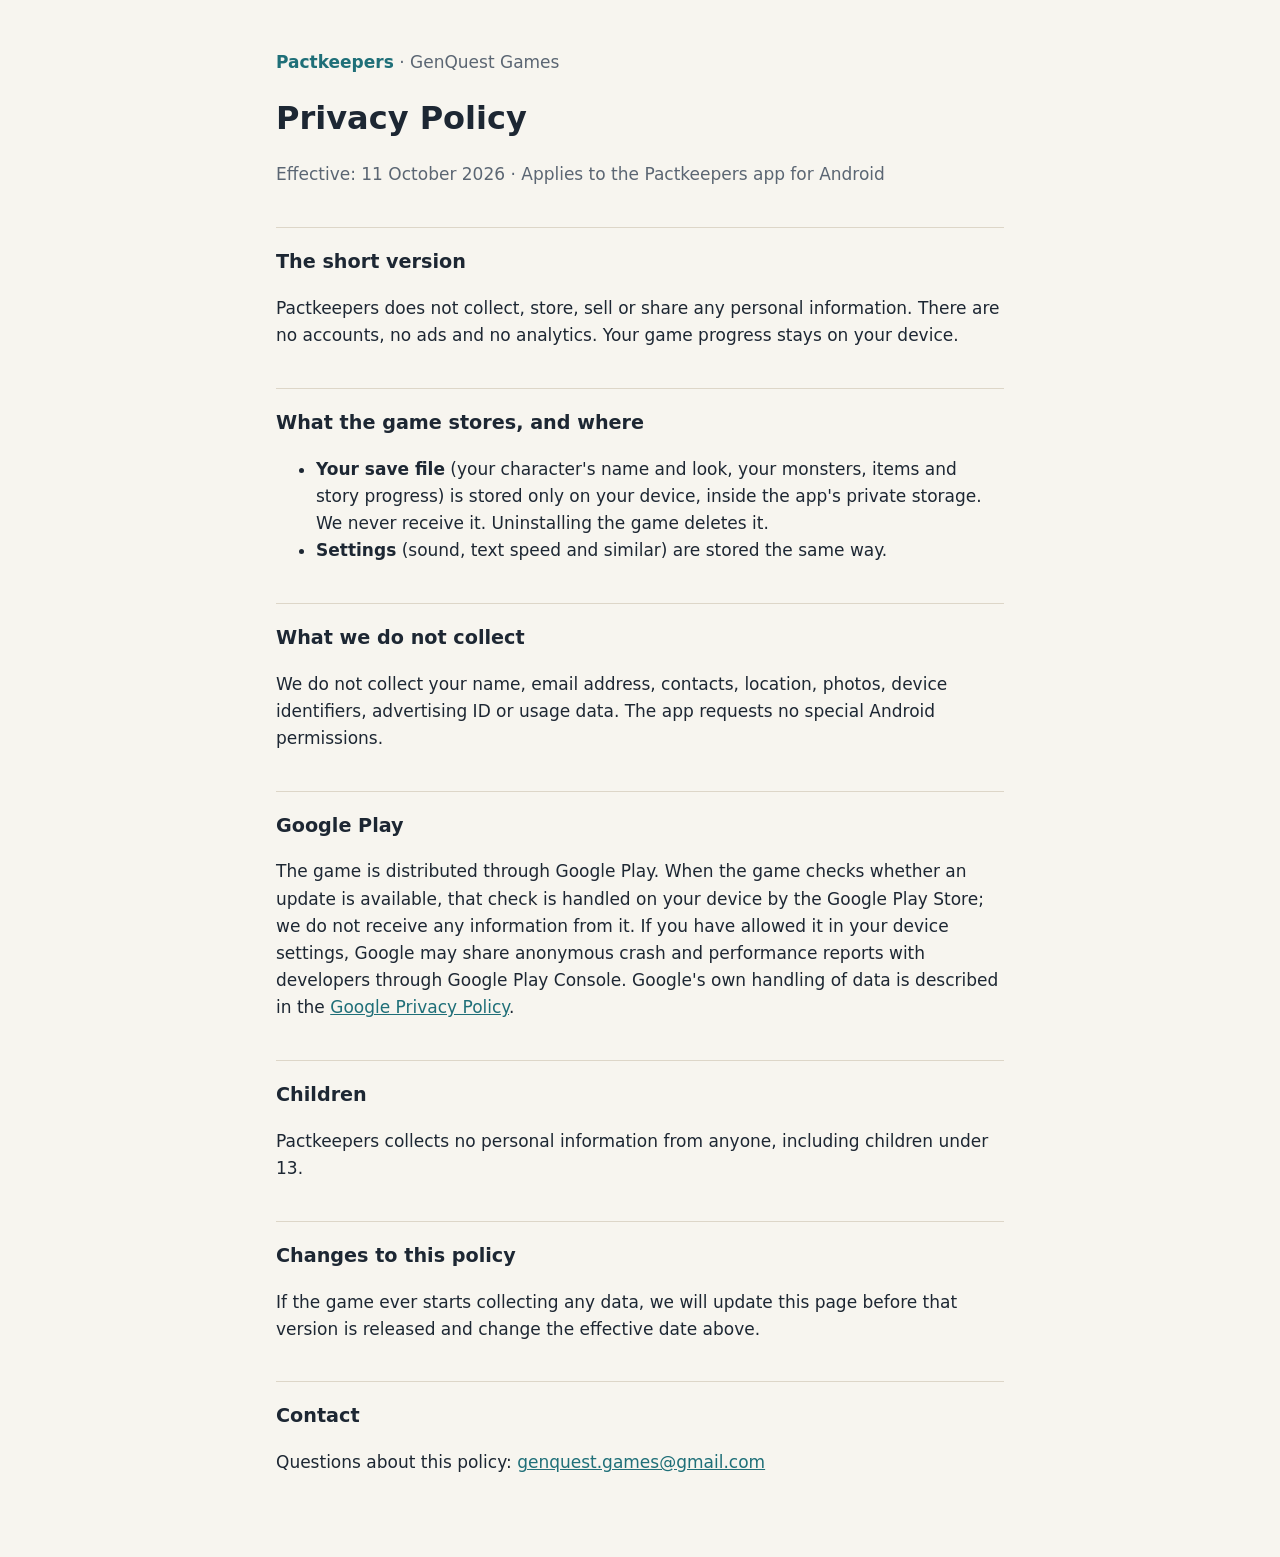
<file: pactkeepers/privacy.html>
<!doctype html>
<html lang="en">
<head>
<meta charset="utf-8">
<meta name="viewport" content="width=device-width, initial-scale=1">
<title>Pactkeepers Privacy Policy</title>
<link rel="stylesheet" href="style.css">
</head>
<body>
<main>
<p class="back"><a href="index.html">Pactkeepers</a> · GenQuest Games</p>
<h1>Privacy Policy</h1>
<p class="meta">Effective: 11 October 2026 · Applies to the Pactkeepers app for Android</p>

<h2>The short version</h2>
<p>Pactkeepers does not collect, store, sell or share any personal information. There are no accounts, no ads and
no analytics. Your game progress stays on your device.</p>

<h2>What the game stores, and where</h2>
<ul>
<li><strong>Your save file</strong> (your character's name and look, your monsters, items and story progress) is
stored only on your device, inside the app's private storage. We never receive it. Uninstalling the game deletes it.</li>
<li><strong>Settings</strong> (sound, text speed and similar) are stored the same way.</li>
</ul>

<h2>What we do not collect</h2>
<p>We do not collect your name, email address, contacts, location, photos, device identifiers, advertising ID or
usage data. The app requests no special Android permissions.</p>

<h2>Google Play</h2>
<p>The game is distributed through Google Play. When the game checks whether an update is available, that check is
handled on your device by the Google Play Store; we do not receive any information from it. If you have allowed it
in your device settings, Google may share anonymous crash and performance reports with developers through Google
Play Console. Google's own handling of data is described in the
<a href="https://policies.google.com/privacy">Google Privacy Policy</a>.</p>

<h2>Children</h2>
<p>Pactkeepers collects no personal information from anyone, including children under 13.</p>

<h2>Changes to this policy</h2>
<p>If the game ever starts collecting any data, we will update this page before that version is released and
change the effective date above.</p>

<h2>Contact</h2>
<p>Questions about this policy: <a href="mailto:genquest.games@gmail.com">genquest.games@gmail.com</a></p>
</main>
</body>
</html>
</file>
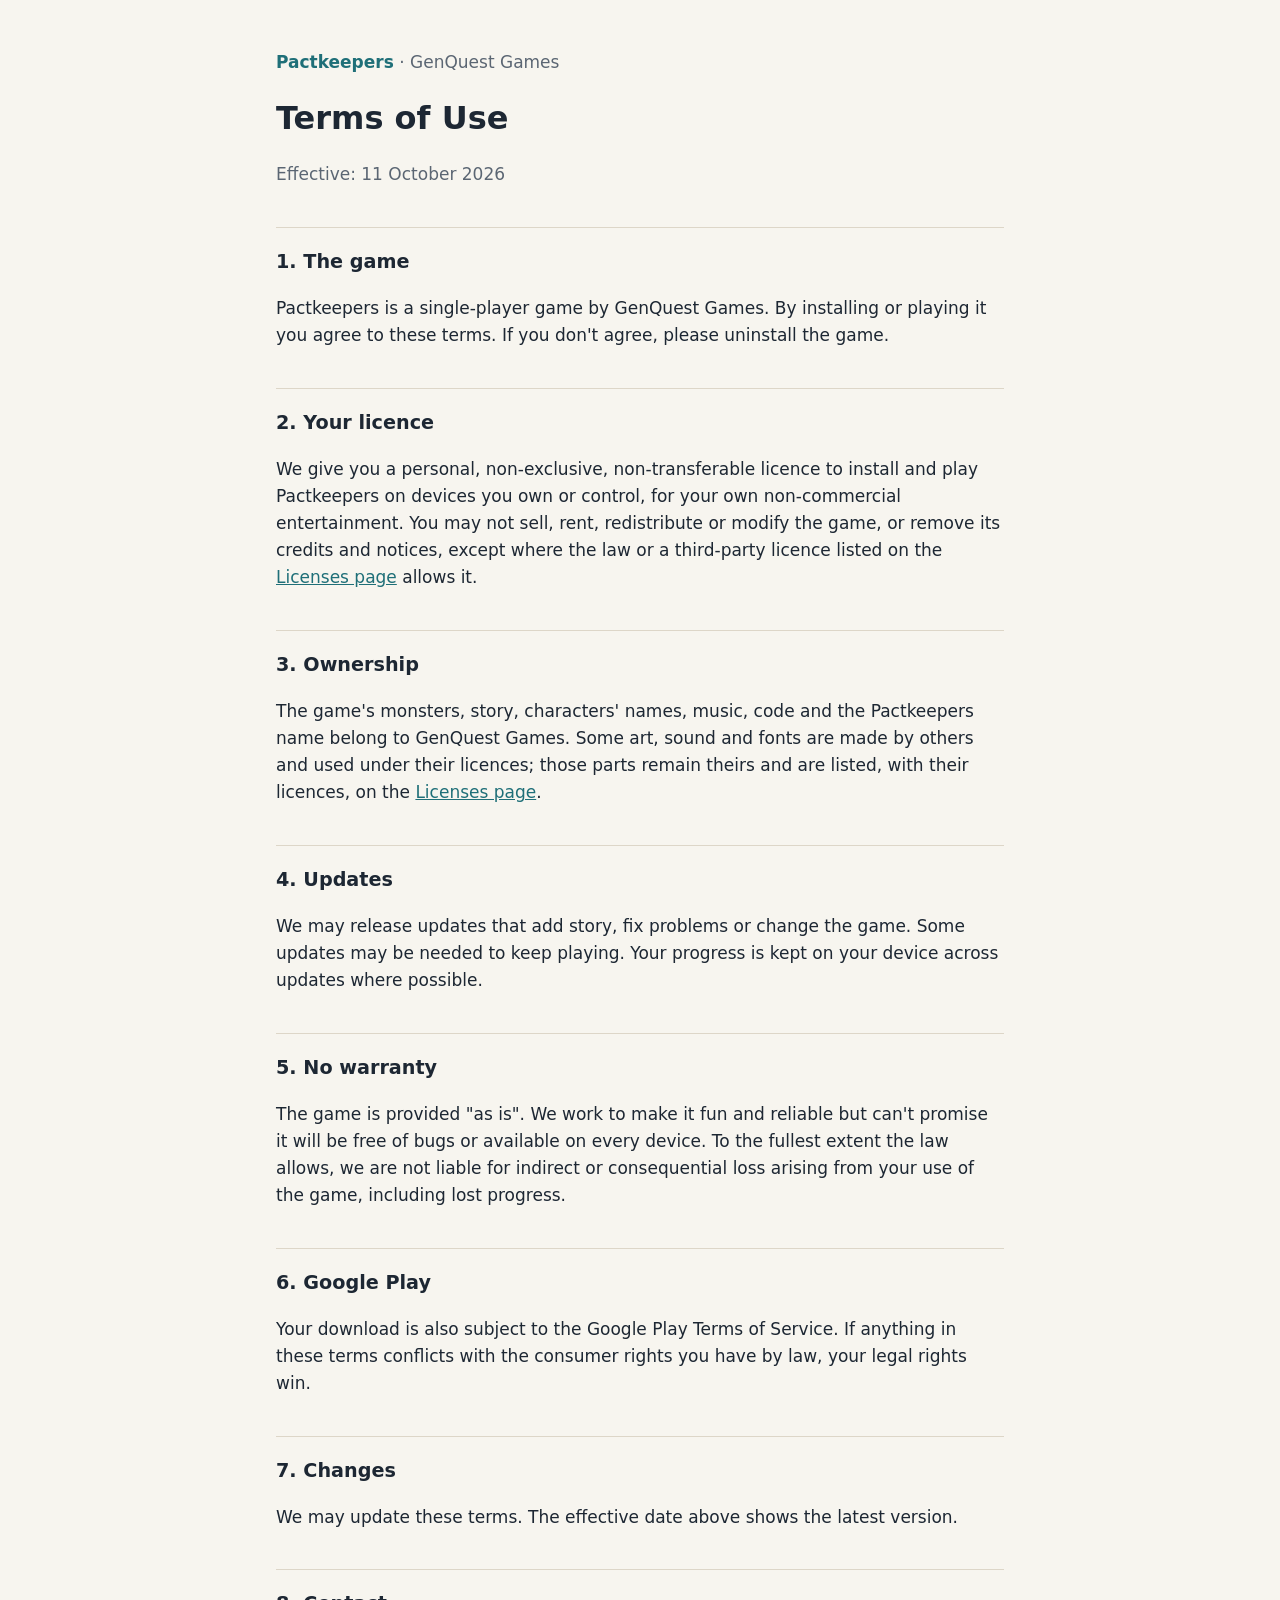
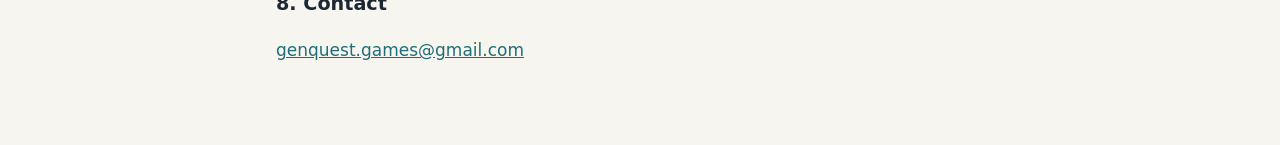
<file: pactkeepers/terms.html>
<!doctype html>
<html lang="en">
<head>
<meta charset="utf-8">
<meta name="viewport" content="width=device-width, initial-scale=1">
<title>Pactkeepers Terms of Use</title>
<link rel="stylesheet" href="style.css">
</head>
<body>
<main>
<p class="back"><a href="index.html">Pactkeepers</a> · GenQuest Games</p>
<h1>Terms of Use</h1>
<p class="meta">Effective: 11 October 2026</p>

<h2>1. The game</h2>
<p>Pactkeepers is a single-player game by GenQuest Games. By installing or playing it you agree to these terms. If
you don't agree, please uninstall the game.</p>

<h2>2. Your licence</h2>
<p>We give you a personal, non-exclusive, non-transferable licence to install and play Pactkeepers on devices you
own or control, for your own non-commercial entertainment. You may not sell, rent, redistribute or modify the game,
or remove its credits and notices, except where the law or a third-party licence listed on the
<a href="licenses.html">Licenses page</a> allows it.</p>

<h2>3. Ownership</h2>
<p>The game's monsters, story, characters' names, music, code and the Pactkeepers name belong to GenQuest Games.
Some art, sound and fonts are made by others and used under their licences; those parts remain theirs and are
listed, with their licences, on the <a href="licenses.html">Licenses page</a>.</p>

<h2>4. Updates</h2>
<p>We may release updates that add story, fix problems or change the game. Some updates may be needed to keep
playing. Your progress is kept on your device across updates where possible.</p>

<h2>5. No warranty</h2>
<p>The game is provided "as is". We work to make it fun and reliable but can't promise it will be free of bugs or
available on every device. To the fullest extent the law allows, we are not liable for indirect or consequential
loss arising from your use of the game, including lost progress.</p>

<h2>6. Google Play</h2>
<p>Your download is also subject to the Google Play Terms of Service. If anything in these terms conflicts with the
consumer rights you have by law, your legal rights win.</p>

<h2>7. Changes</h2>
<p>We may update these terms. The effective date above shows the latest version.</p>

<h2>8. Contact</h2>
<p><a href="mailto:genquest.games@gmail.com">genquest.games@gmail.com</a></p>
</main>
</body>
</html>
</file>
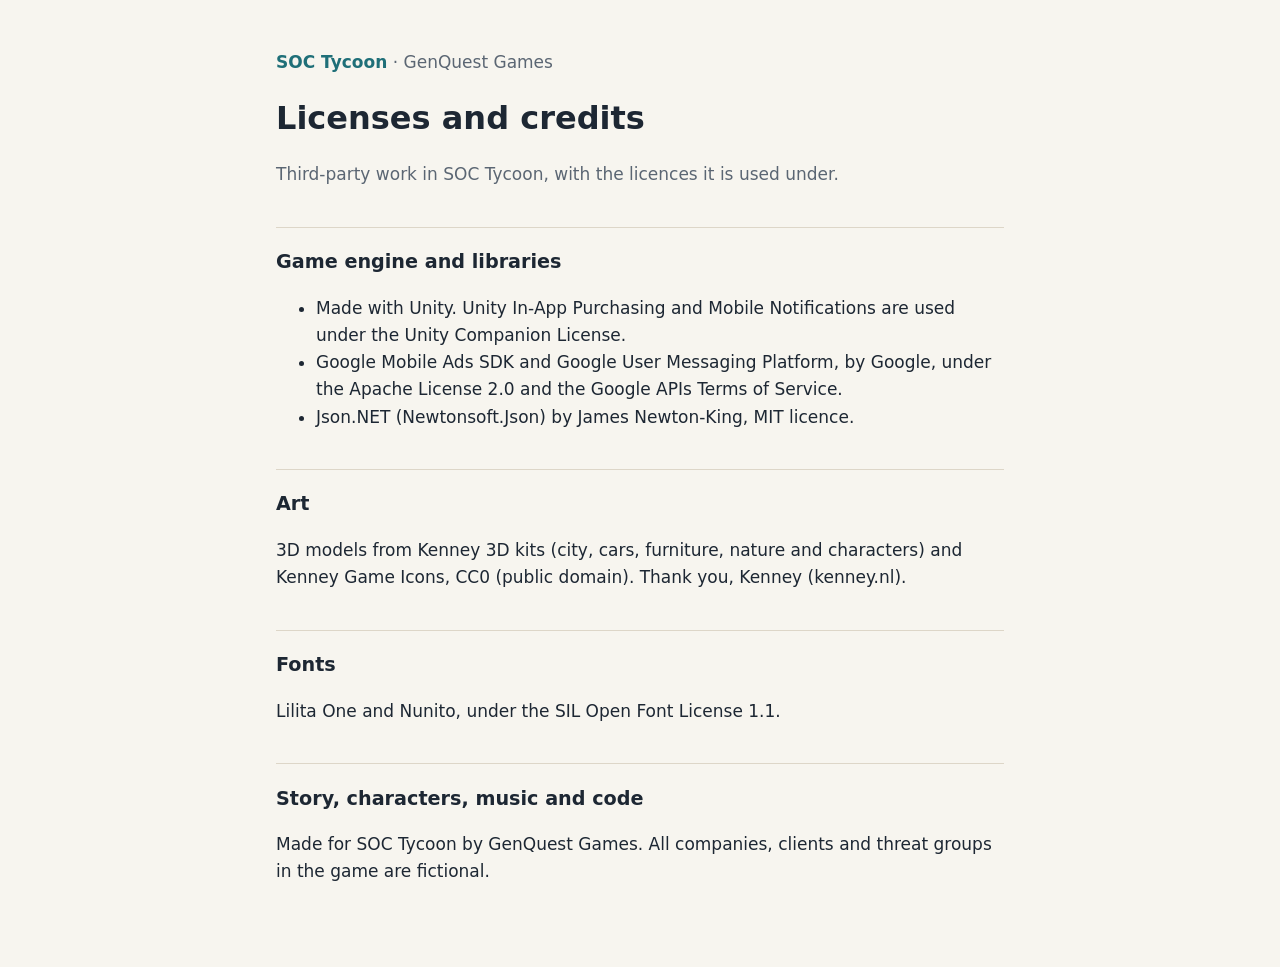
<file: soc-tycoon/licenses.html>
<!doctype html>
<html lang="en">
<head>
<meta charset="utf-8">
<meta name="viewport" content="width=device-width, initial-scale=1">
<title>SOC Tycoon Licenses</title>
<link rel="stylesheet" href="style.css">
</head>
<body>
<main>
<p class="back"><a href="index.html">SOC Tycoon</a> · GenQuest Games</p>
<h1>Licenses and credits</h1>
<p class="meta">Third-party work in SOC Tycoon, with the licences it is used under.</p>

<h2>Game engine and libraries</h2>
<ul>
<li>Made with Unity. Unity In-App Purchasing and Mobile Notifications are used under the Unity Companion License.</li>
<li>Google Mobile Ads SDK and Google User Messaging Platform, by Google, under the Apache License 2.0 and the Google
APIs Terms of Service.</li>
<li>Json.NET (Newtonsoft.Json) by James Newton-King, MIT licence.</li>
</ul>

<h2>Art</h2>
<p>3D models from Kenney 3D kits (city, cars, furniture, nature and characters) and Kenney Game Icons,
CC0 (public domain). Thank you, Kenney (kenney.nl).</p>

<h2>Fonts</h2>
<p>Lilita One and Nunito, under the SIL Open Font License 1.1.</p>

<h2>Story, characters, music and code</h2>
<p>Made for SOC Tycoon by GenQuest Games. All companies, clients and threat groups in the game are fictional.</p>
</main>
</body>
</html>
</file>
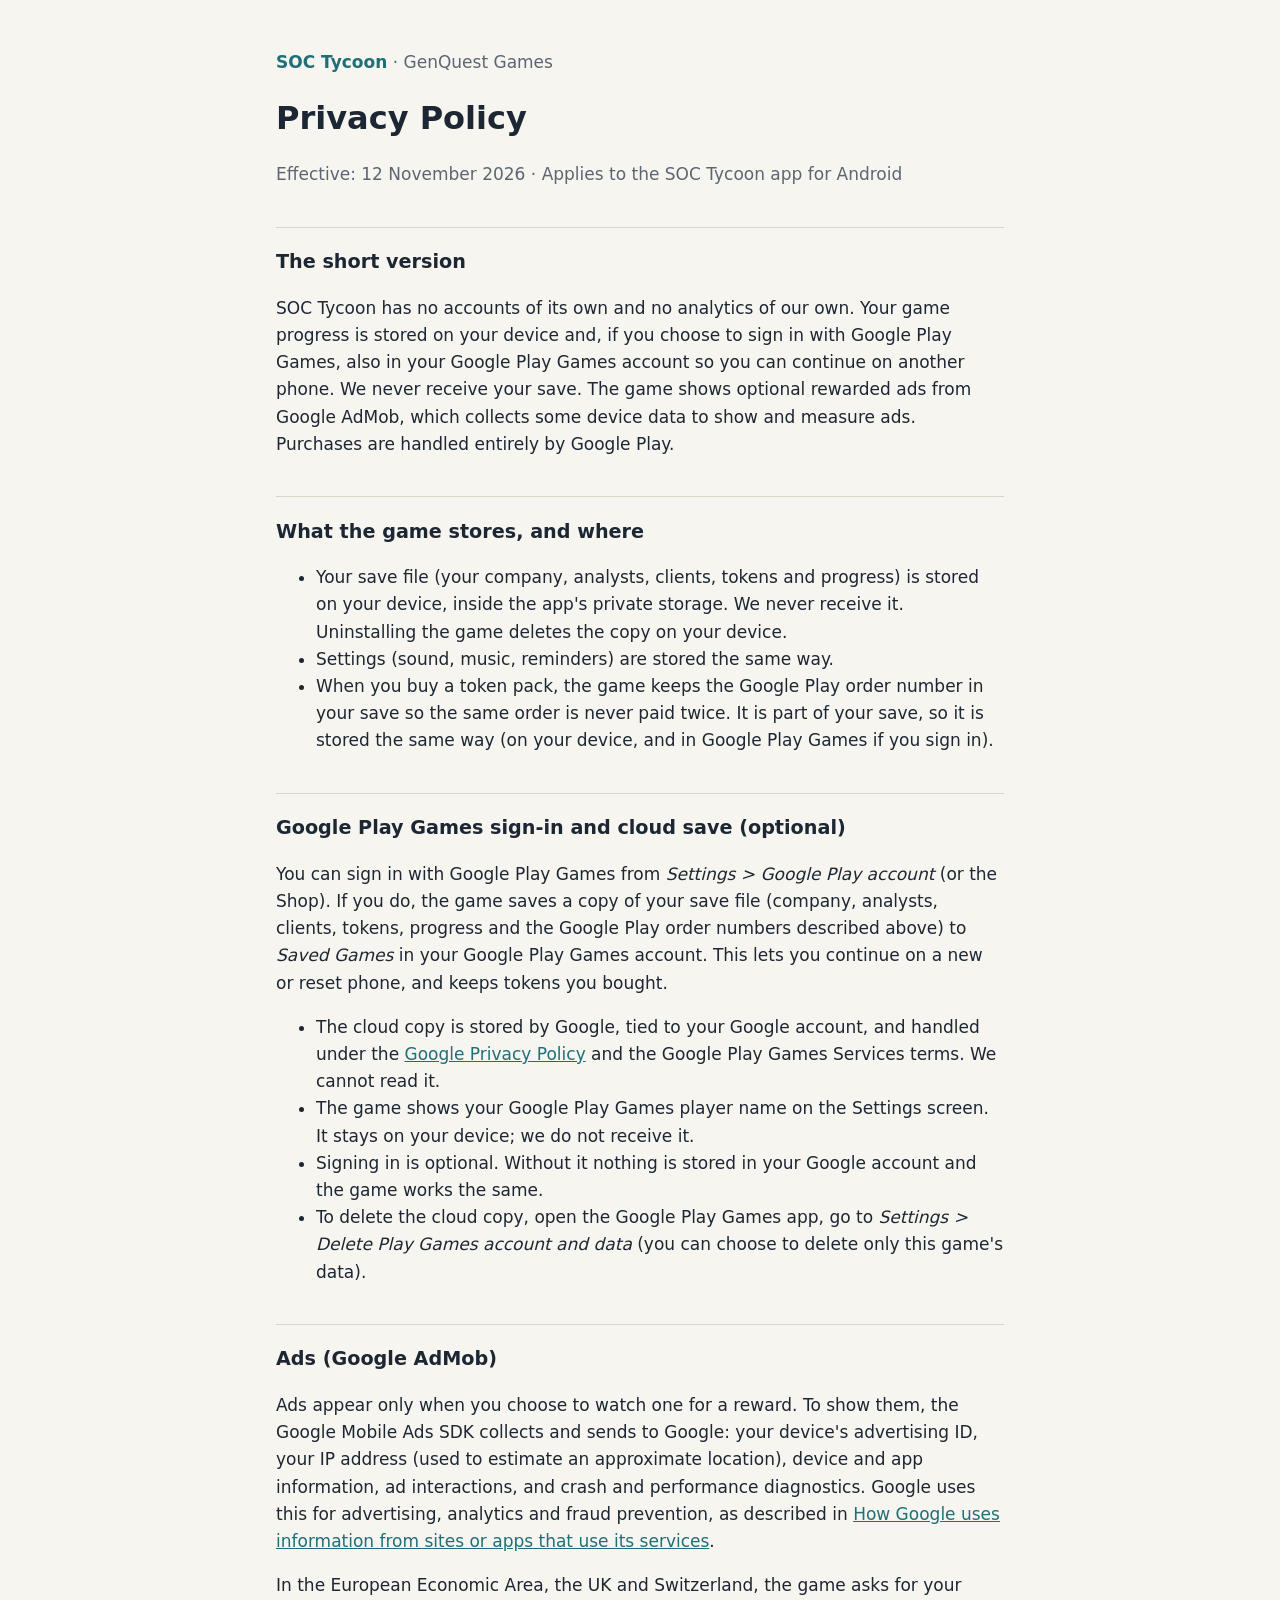
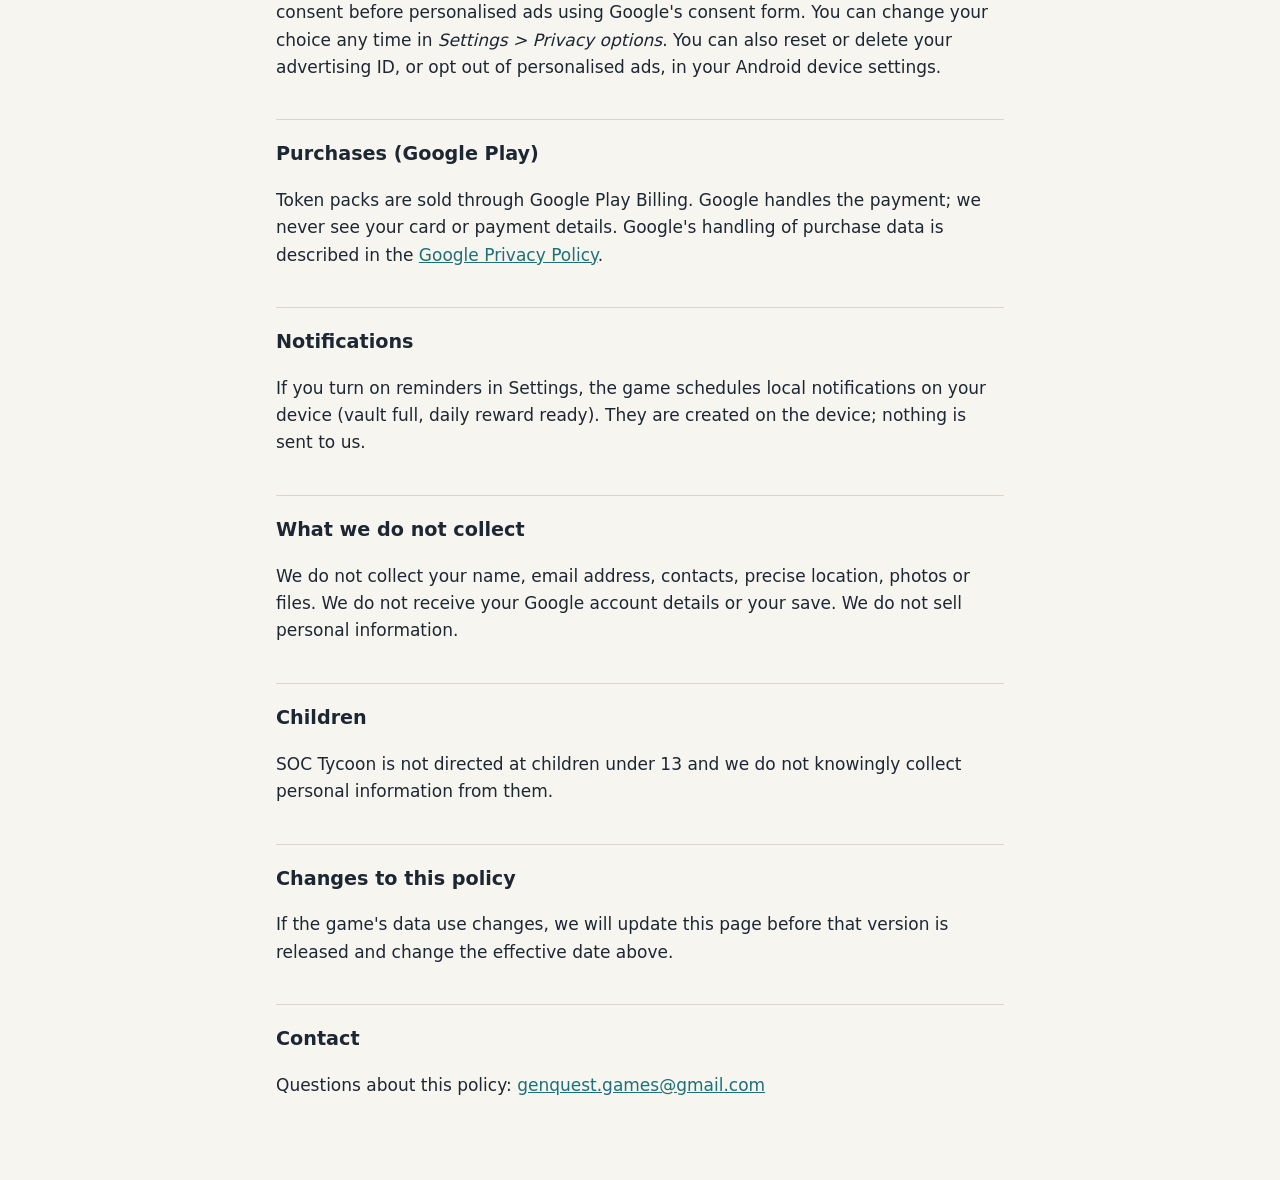
<file: soc-tycoon/privacy.html>
<!doctype html>
<html lang="en">
<head>
<meta charset="utf-8">
<meta name="viewport" content="width=device-width, initial-scale=1">
<title>SOC Tycoon Privacy Policy</title>
<link rel="stylesheet" href="style.css">
</head>
<body>
<main>
<p class="back"><a href="index.html">SOC Tycoon</a> · GenQuest Games</p>
<h1>Privacy Policy</h1>
<p class="meta">Effective: 12 November 2026 · Applies to the SOC Tycoon app for Android</p>

<h2>The short version</h2>
<p>SOC Tycoon has no accounts of its own and no analytics of our own. Your game progress is stored on your device and,
if you choose to sign in with Google Play Games, also in your Google Play Games account so you can continue on another
phone. We never receive your save. The game shows optional rewarded ads from Google AdMob, which collects some device
data to show and measure ads. Purchases are handled entirely by Google Play.</p>

<h2>What the game stores, and where</h2>
<ul>
<li>Your save file (your company, analysts, clients, tokens and progress) is stored on your device, inside the
app's private storage. We never receive it. Uninstalling the game deletes the copy on your device.</li>
<li>Settings (sound, music, reminders) are stored the same way.</li>
<li>When you buy a token pack, the game keeps the Google Play order number in your save so the same order is never
paid twice. It is part of your save, so it is stored the same way (on your device, and in Google Play Games if you
sign in).</li>
</ul>

<h2>Google Play Games sign-in and cloud save (optional)</h2>
<p>You can sign in with Google Play Games from <em>Settings &gt; Google Play account</em> (or the Shop). If you do, the
game saves a copy of your save file (company, analysts, clients, tokens, progress and the Google Play order numbers
described above) to <em>Saved Games</em> in your Google Play Games account. This lets you continue on a new or reset
phone, and keeps tokens you bought.</p>
<ul>
<li>The cloud copy is stored by Google, tied to your Google account, and handled under the
<a href="https://policies.google.com/privacy">Google Privacy Policy</a> and the Google Play Games Services terms. We
cannot read it.</li>
<li>The game shows your Google Play Games player name on the Settings screen. It stays on your device; we do not
receive it.</li>
<li>Signing in is optional. Without it nothing is stored in your Google account and the game works the same.</li>
<li>To delete the cloud copy, open the Google Play Games app, go to <em>Settings &gt; Delete Play Games account and
data</em> (you can choose to delete only this game's data).</li>
</ul>

<h2>Ads (Google AdMob)</h2>
<p>Ads appear only when you choose to watch one for a reward. To show them, the Google Mobile Ads SDK collects and
sends to Google: your device's advertising ID, your IP address (used to estimate an approximate location), device
and app information, ad interactions, and crash and performance diagnostics. Google uses this for advertising,
analytics and fraud prevention, as described in
<a href="https://policies.google.com/technologies/partner-sites">How Google uses information from sites or apps that
use its services</a>.</p>
<p>In the European Economic Area, the UK and Switzerland, the game asks for your consent before personalised ads
using Google's consent form. You can change your choice any time in <em>Settings &gt; Privacy options</em>. You can
also reset or delete your advertising ID, or opt out of personalised ads, in your Android device settings.</p>

<h2>Purchases (Google Play)</h2>
<p>Token packs are sold through Google Play Billing. Google handles the payment; we never see your card or payment
details. Google's handling of purchase data is described in the
<a href="https://policies.google.com/privacy">Google Privacy Policy</a>.</p>

<h2>Notifications</h2>
<p>If you turn on reminders in Settings, the game schedules local notifications on your device (vault full, daily
reward ready). They are created on the device; nothing is sent to us.</p>

<h2>What we do not collect</h2>
<p>We do not collect your name, email address, contacts, precise location, photos or files. We do not receive your
Google account details or your save. We do not sell personal information.</p>

<h2>Children</h2>
<p>SOC Tycoon is not directed at children under 13 and we do not knowingly collect personal information from them.</p>

<h2>Changes to this policy</h2>
<p>If the game's data use changes, we will update this page before that version is released and change the
effective date above.</p>

<h2>Contact</h2>
<p>Questions about this policy: <a href="mailto:genquest.games@gmail.com">genquest.games@gmail.com</a></p>
</main>
</body>
</html>
</file>
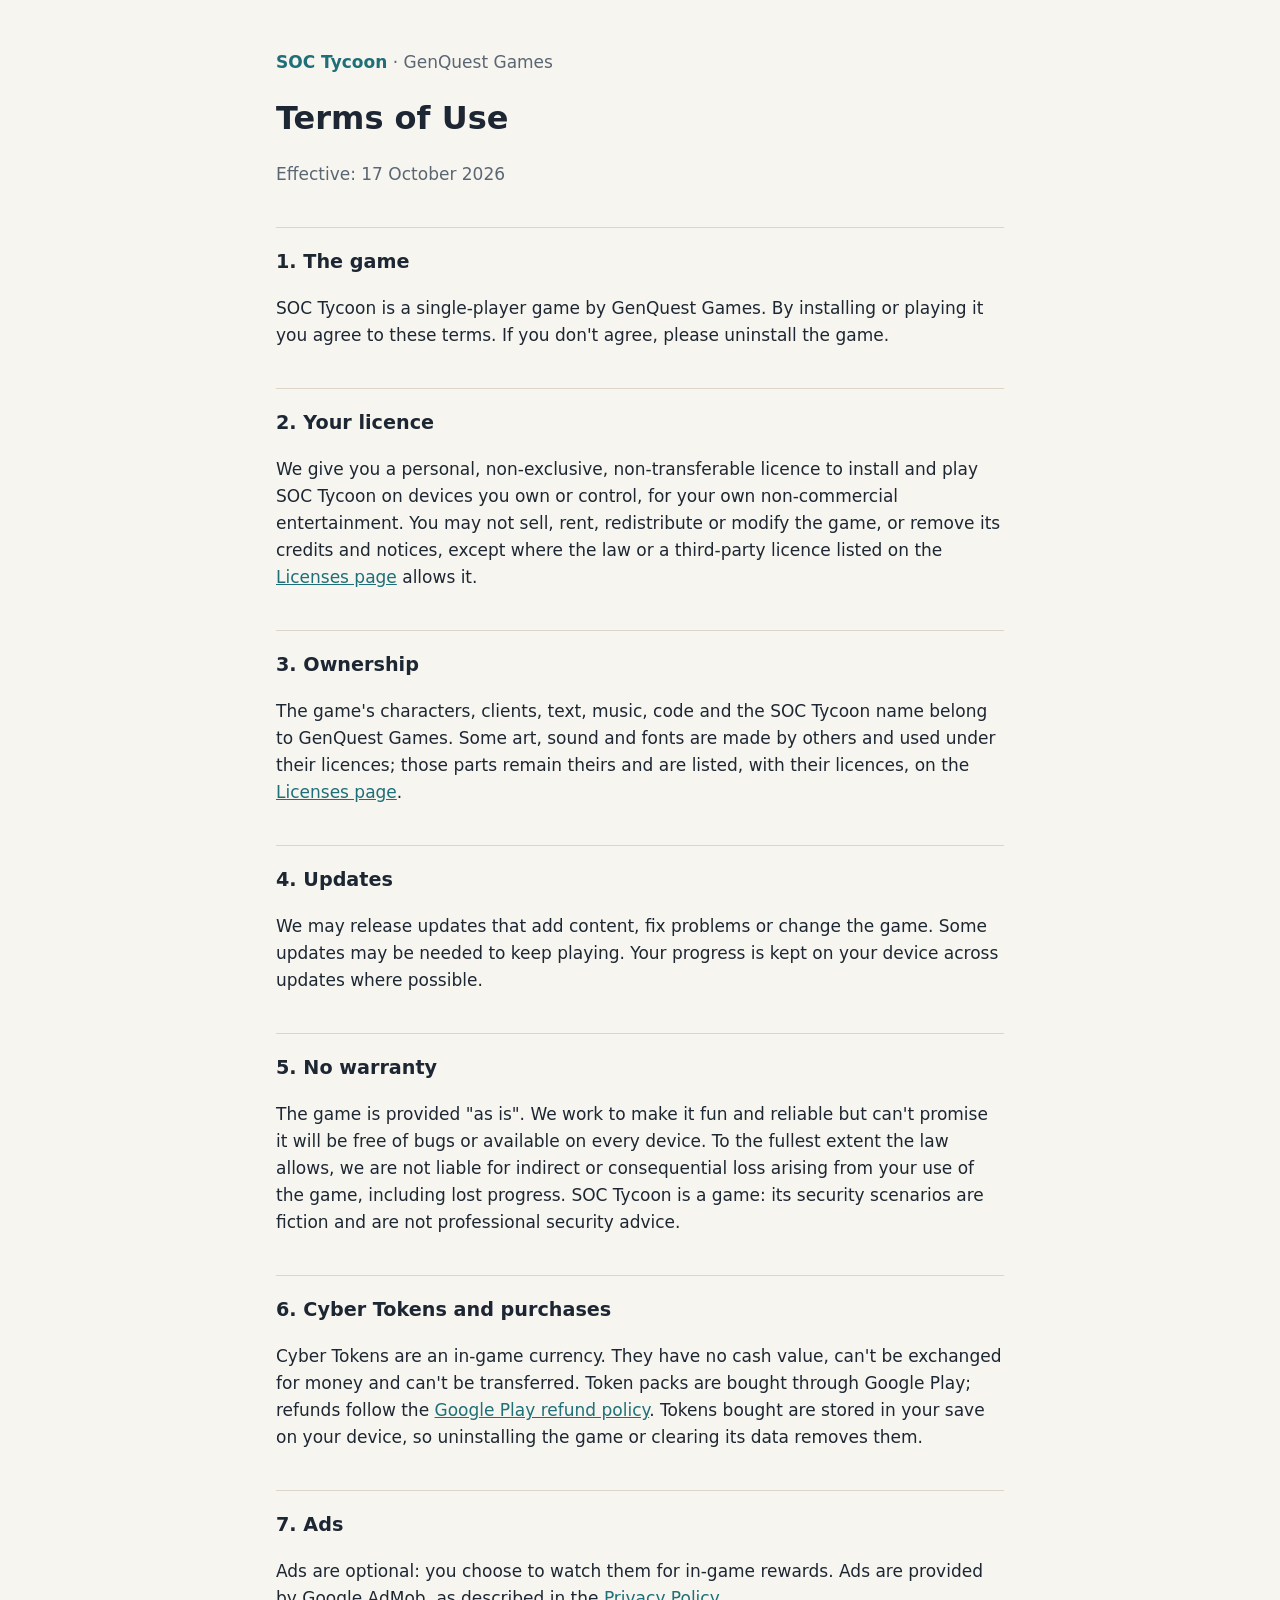
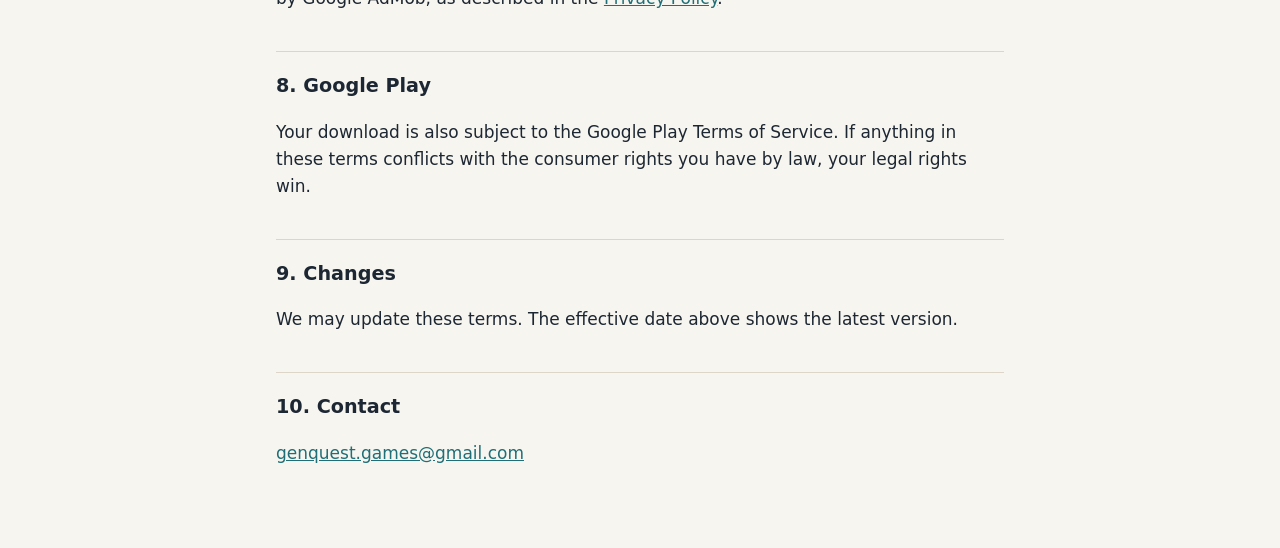
<file: soc-tycoon/terms.html>
<!doctype html>
<html lang="en">
<head>
<meta charset="utf-8">
<meta name="viewport" content="width=device-width, initial-scale=1">
<title>SOC Tycoon Terms of Use</title>
<link rel="stylesheet" href="style.css">
</head>
<body>
<main>
<p class="back"><a href="index.html">SOC Tycoon</a> · GenQuest Games</p>
<h1>Terms of Use</h1>
<p class="meta">Effective: 17 October 2026</p>

<h2>1. The game</h2>
<p>SOC Tycoon is a single-player game by GenQuest Games. By installing or playing it you agree to these terms. If
you don't agree, please uninstall the game.</p>

<h2>2. Your licence</h2>
<p>We give you a personal, non-exclusive, non-transferable licence to install and play SOC Tycoon on devices you
own or control, for your own non-commercial entertainment. You may not sell, rent, redistribute or modify the game,
or remove its credits and notices, except where the law or a third-party licence listed on the
<a href="licenses.html">Licenses page</a> allows it.</p>

<h2>3. Ownership</h2>
<p>The game's characters, clients, text, music, code and the SOC Tycoon name belong to GenQuest Games.
Some art, sound and fonts are made by others and used under their licences; those parts remain theirs and are
listed, with their licences, on the <a href="licenses.html">Licenses page</a>.</p>

<h2>4. Updates</h2>
<p>We may release updates that add content, fix problems or change the game. Some updates may be needed to keep
playing. Your progress is kept on your device across updates where possible.</p>

<h2>5. No warranty</h2>
<p>The game is provided "as is". We work to make it fun and reliable but can't promise it will be free of bugs or
available on every device. To the fullest extent the law allows, we are not liable for indirect or consequential
loss arising from your use of the game, including lost progress. SOC Tycoon is a game: its security scenarios are fiction and are not professional security advice.</p>

<h2>6. Cyber Tokens and purchases</h2>
<p>Cyber Tokens are an in-game currency. They have no cash value, can't be exchanged for money and can't be
transferred. Token packs are bought through Google Play; refunds follow the
<a href="https://support.google.com/googleplay/answer/2479637">Google Play refund policy</a>. Tokens bought are stored
in your save on your device, so uninstalling the game or clearing its data removes them.</p>

<h2>7. Ads</h2>
<p>Ads are optional: you choose to watch them for in-game rewards. Ads are provided by Google AdMob, as described in
the <a href="privacy.html">Privacy Policy</a>.</p>

<h2>8. Google Play</h2>
<p>Your download is also subject to the Google Play Terms of Service. If anything in these terms conflicts with the
consumer rights you have by law, your legal rights win.</p>

<h2>9. Changes</h2>
<p>We may update these terms. The effective date above shows the latest version.</p>

<h2>10. Contact</h2>
<p><a href="mailto:genquest.games@gmail.com">genquest.games@gmail.com</a></p>
</main>
</body>
</html>
</file>
<file: style.css>
:root {
  --bg: #f7f5ef;
  --text: #1d2733;
  --muted: #5b6673;
  --accent: #1f6f78;
  --rule: #ddd6c8;
}
@media (prefers-color-scheme: dark) {
  :root { --bg: #14202b; --text: #e8ecef; --muted: #a3afba; --accent: #6fd6c4; --rule: #2c3a47; }
}
* { box-sizing: border-box; }
body { margin: 0; background: var(--bg); color: var(--text); font: 17px/1.6 system-ui, -apple-system, "Segoe UI", sans-serif; }
main { max-width: 760px; margin: 0 auto; padding: 32px 16px 64px; }
h1 { font-size: 2rem; margin: 0.2em 0; }
h2 { font-size: 1.2rem; margin-top: 2em; border-top: 1px solid var(--rule); padding-top: 1em; }
a { color: var(--accent); }
.meta, .back { color: var(--muted); }
.back a { font-weight: 600; text-decoration: none; }
pre { white-space: pre-wrap; font-size: 0.8rem; background: rgba(127,127,127,0.08); padding: 12px; border-radius: 8px; }
.credits { font-size: 0.85rem; padding-left: 1.2em; }
.credits li { margin-bottom: 0.4em; }
.links { font-size: 1.1rem; }
</file>
<file: pactkeepers/style.css>
:root {
  --bg: #f7f5ef;
  --text: #1d2733;
  --muted: #5b6673;
  --accent: #1f6f78;
  --rule: #ddd6c8;
}
@media (prefers-color-scheme: dark) {
  :root { --bg: #14202b; --text: #e8ecef; --muted: #a3afba; --accent: #6fd6c4; --rule: #2c3a47; }
}
* { box-sizing: border-box; }
body { margin: 0; background: var(--bg); color: var(--text); font: 17px/1.6 system-ui, -apple-system, "Segoe UI", sans-serif; }
main { max-width: 760px; margin: 0 auto; padding: 32px 16px 64px; }
h1 { font-size: 2rem; margin: 0.2em 0; }
h2 { font-size: 1.2rem; margin-top: 2em; border-top: 1px solid var(--rule); padding-top: 1em; }
a { color: var(--accent); }
.meta, .back { color: var(--muted); }
.back a { font-weight: 600; text-decoration: none; }
pre { white-space: pre-wrap; font-size: 0.8rem; background: rgba(127,127,127,0.08); padding: 12px; border-radius: 8px; }
.credits { font-size: 0.85rem; padding-left: 1.2em; }
.credits li { margin-bottom: 0.4em; }
.links { font-size: 1.1rem; }
</file>
<file: soc-tycoon/style.css>
:root {
  --bg: #f7f5ef;
  --text: #1d2733;
  --muted: #5b6673;
  --accent: #1f6f78;
  --rule: #ddd6c8;
}
@media (prefers-color-scheme: dark) {
  :root { --bg: #14202b; --text: #e8ecef; --muted: #a3afba; --accent: #6fd6c4; --rule: #2c3a47; }
}
* { box-sizing: border-box; }
body { margin: 0; background: var(--bg); color: var(--text); font: 17px/1.6 system-ui, -apple-system, "Segoe UI", sans-serif; }
main { max-width: 760px; margin: 0 auto; padding: 32px 16px 64px; }
h1 { font-size: 2rem; margin: 0.2em 0; }
h2 { font-size: 1.2rem; margin-top: 2em; border-top: 1px solid var(--rule); padding-top: 1em; }
a { color: var(--accent); }
.meta, .back { color: var(--muted); }
.back a { font-weight: 600; text-decoration: none; }
pre { white-space: pre-wrap; font-size: 0.8rem; background: rgba(127,127,127,0.08); padding: 12px; border-radius: 8px; }
.credits { font-size: 0.85rem; padding-left: 1.2em; }
.credits li { margin-bottom: 0.4em; }
.links { font-size: 1.1rem; }
</file>
